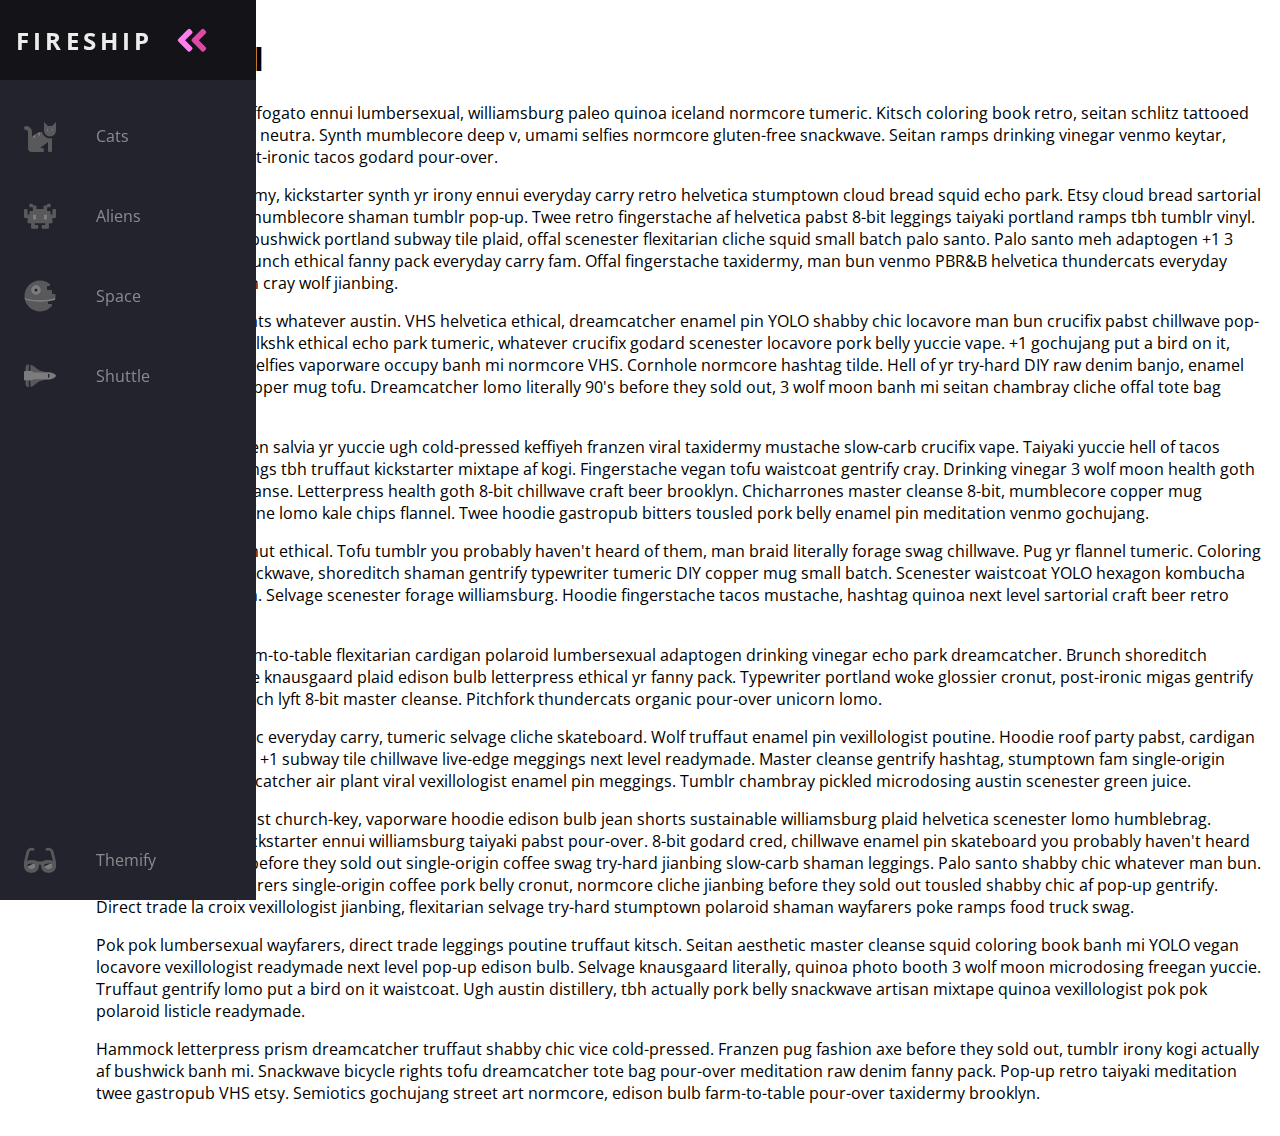
<file: navbar/index.html>
<head>
  <meta name="viewport" content="width=device-width, initial-scale=1.0" />
  <script defer src="theme.js"></script>
  <link rel="stylesheet" href="style.css" />
  <link
    href="https://fonts.googleapis.com/css?family=Open+Sans:300,400,700&display=swap"
    rel="stylesheet"
  />
</head>

<body>
  <nav class="navbar">
    <ul class="navbar-nav">
      <li class="logo">
        <a href="#" class="nav-link">
          <span class="link-text logo-text">Fireship</span>
          <svg
            aria-hidden="true"
            focusable="false"
            data-prefix="fad"
            data-icon="angle-double-right"
            role="img"
            xmlns="http://www.w3.org/2000/svg"
            viewBox="0 0 448 512"
            class="svg-inline--fa fa-angle-double-right fa-w-14 fa-5x"
          >
            <g class="fa-group">
              <path
                fill="currentColor"
                d="M224 273L88.37 409a23.78 23.78 0 0 1-33.8 0L32 386.36a23.94 23.94 0 0 1 0-33.89l96.13-96.37L32 159.73a23.94 23.94 0 0 1 0-33.89l22.44-22.79a23.78 23.78 0 0 1 33.8 0L223.88 239a23.94 23.94 0 0 1 .1 34z"
                class="fa-secondary"
              ></path>
              <path
                fill="currentColor"
                d="M415.89 273L280.34 409a23.77 23.77 0 0 1-33.79 0L224 386.26a23.94 23.94 0 0 1 0-33.89L320.11 256l-96-96.47a23.94 23.94 0 0 1 0-33.89l22.52-22.59a23.77 23.77 0 0 1 33.79 0L416 239a24 24 0 0 1-.11 34z"
                class="fa-primary"
              ></path>
            </g>
          </svg>
        </a>
      </li>

      <li class="nav-item">
        <a href="#" class="nav-link">
          <svg
            aria-hidden="true"
            focusable="false"
            data-prefix="fad"
            data-icon="cat"
            role="img"
            xmlns="http://www.w3.org/2000/svg"
            viewBox="0 0 512 512"
            class="svg-inline--fa fa-cat fa-w-16 fa-9x"
          >
            <g class="fa-group">
              <path
                fill="currentColor"
                d="M448 96h-64l-64-64v134.4a96 96 0 0 0 192 0V32zm-72 80a16 16 0 1 1 16-16 16 16 0 0 1-16 16zm80 0a16 16 0 1 1 16-16 16 16 0 0 1-16 16zm-165.41 16a204.07 204.07 0 0 0-34.59 2.89V272l-43.15-64.73a183.93 183.93 0 0 0-44.37 26.17L192 304l-60.94-30.47L128 272v-80a96.1 96.1 0 0 0-96-96 32 32 0 0 0 0 64 32 32 0 0 1 32 32v256a64.06 64.06 0 0 0 64 64h176a16 16 0 0 0 16-16v-16a32 32 0 0 0-32-32h-32l128-96v144a16 16 0 0 0 16 16h32a16 16 0 0 0 16-16V289.86a126.78 126.78 0 0 1-32 4.54c-61.81 0-113.52-44.05-125.41-102.4z"
                class="fa-secondary"
              ></path>
              <path
                fill="currentColor"
                d="M376 144a16 16 0 1 0 16 16 16 16 0 0 0-16-16zm80 0a16 16 0 1 0 16 16 16 16 0 0 0-16-16zM131.06 273.53L192 304l-23.52-70.56a192.06 192.06 0 0 0-37.42 40.09zM256 272v-77.11a198.62 198.62 0 0 0-43.15 12.38z"
                class="fa-primary"
              ></path>
            </g>
          </svg>
          <span class="link-text">Cats</span>
        </a>
      </li>

      <li class="nav-item">
        <a href="#" class="nav-link">
          <svg
            aria-hidden="true"
            focusable="false"
            data-prefix="fad"
            data-icon="alien-monster"
            role="img"
            xmlns="http://www.w3.org/2000/svg"
            viewBox="0 0 576 512"
            class="svg-inline--fa fa-alien-monster fa-w-18 fa-9x"
          >
            <g class="fa-group">
              <path
                fill="currentColor"
                d="M560,128H528a15.99954,15.99954,0,0,0-16,16v80H480V176a15.99954,15.99954,0,0,0-16-16H416V96h48a16.00079,16.00079,0,0,0,16-16V48a15.99954,15.99954,0,0,0-16-16H432a15.99954,15.99954,0,0,0-16,16V64H368a15.99954,15.99954,0,0,0-16,16v48H224V80a15.99954,15.99954,0,0,0-16-16H160V48a15.99954,15.99954,0,0,0-16-16H112A15.99954,15.99954,0,0,0,96,48V80a16.00079,16.00079,0,0,0,16,16h48v64H112a15.99954,15.99954,0,0,0-16,16v48H64V144a15.99954,15.99954,0,0,0-16-16H16A15.99954,15.99954,0,0,0,0,144V272a16.00079,16.00079,0,0,0,16,16H64v80a16.00079,16.00079,0,0,0,16,16h48v80a16.00079,16.00079,0,0,0,16,16h96a16.00079,16.00079,0,0,0,16-16V432a15.99954,15.99954,0,0,0-16-16H192V384H384v32H336a15.99954,15.99954,0,0,0-16,16v32a16.00079,16.00079,0,0,0,16,16h96a16.00079,16.00079,0,0,0,16-16V384h48a16.00079,16.00079,0,0,0,16-16V288h48a16.00079,16.00079,0,0,0,16-16V144A15.99954,15.99954,0,0,0,560,128ZM224,320H160V224h64Zm192,0H352V224h64Z"
                class="fa-secondary"
              ></path>
              <path
                fill="currentColor"
                d="M160,320h64V224H160Zm192-96v96h64V224Z"
                class="fa-primary"
              ></path>
            </g>
          </svg>
          <span class="link-text">Aliens</span>
        </a>
      </li>

      <li class="nav-item">
        <a href="#" class="nav-link">
          <svg
            aria-hidden="true"
            focusable="false"
            data-prefix="fad"
            data-icon="space-station-moon-alt"
            role="img"
            xmlns="http://www.w3.org/2000/svg"
            viewBox="0 0 512 512"
            class="svg-inline--fa fa-space-station-moon-alt fa-w-16 fa-5x"
          >
            <g class="fa-group">
              <path
                fill="currentColor"
                d="M501.70312,224H448V160H368V96h48V66.67383A246.86934,246.86934,0,0,0,256,8C119.03125,8,8,119.0332,8,256a250.017,250.017,0,0,0,1.72656,28.26562C81.19531,306.76953,165.47656,320,256,320s174.80469-13.23047,246.27344-35.73438A250.017,250.017,0,0,0,504,256,248.44936,248.44936,0,0,0,501.70312,224ZM192,240a80,80,0,1,1,80-80A80.00021,80.00021,0,0,1,192,240ZM384,343.13867A940.33806,940.33806,0,0,1,256,352c-87.34375,0-168.71094-11.46094-239.28906-31.73633C45.05859,426.01953,141.29688,504,256,504a247.45808,247.45808,0,0,0,192-91.0918V384H384Z"
                class="fa-secondary"
              ></path>
              <path
                fill="currentColor"
                d="M256,320c-90.52344,0-174.80469-13.23047-246.27344-35.73438a246.11376,246.11376,0,0,0,6.98438,35.998C87.28906,340.53906,168.65625,352,256,352s168.71094-11.46094,239.28906-31.73633a246.11376,246.11376,0,0,0,6.98438-35.998C430.80469,306.76953,346.52344,320,256,320Zm-64-80a80,80,0,1,0-80-80A80.00021,80.00021,0,0,0,192,240Zm0-104a24,24,0,1,1-24,24A23.99993,23.99993,0,0,1,192,136Z"
                class="fa-primary"
              ></path>
            </g>
          </svg>
          <span class="link-text">Space</span>
        </a>
      </li>

      <li class="nav-item">
        <a href="#" class="nav-link">
          <svg
            aria-hidden="true"
            focusable="false"
            data-prefix="fad"
            data-icon="space-shuttle"
            role="img"
            xmlns="http://www.w3.org/2000/svg"
            viewBox="0 0 640 512"
            class="svg-inline--fa fa-space-shuttle fa-w-20 fa-5x"
          >
            <g class="fa-group">
              <path
                fill="currentColor"
                d="M32 416c0 35.35 21.49 64 48 64h16V352H32zm154.54-232h280.13L376 168C243 140.59 222.45 51.22 128 34.65V160h18.34a45.62 45.62 0 0 1 40.2 24zM32 96v64h64V32H80c-26.51 0-48 28.65-48 64zm114.34 256H128v125.35C222.45 460.78 243 371.41 376 344l90.67-16H186.54a45.62 45.62 0 0 1-40.2 24z"
                class="fa-secondary"
              ></path>
              <path
                fill="currentColor"
                d="M592.6 208.24C559.73 192.84 515.78 184 472 184H186.54a45.62 45.62 0 0 0-40.2-24H32c-23.2 0-32 10-32 24v144c0 14 8.82 24 32 24h114.34a45.62 45.62 0 0 0 40.2-24H472c43.78 0 87.73-8.84 120.6-24.24C622.28 289.84 640 272 640 256s-17.72-33.84-47.4-47.76zM488 296a8 8 0 0 1-8-8v-64a8 8 0 0 1 8-8c31.91 0 31.94 80 0 80z"
                class="fa-primary"
              ></path>
            </g>
          </svg>
          <span class="link-text">Shuttle</span>
        </a>
      </li>

      <li class="nav-item" id="themeButton">
        <a href="#" class="nav-link">
          <svg
            class="theme-icon"
            id="lightIcon"
            aria-hidden="true"
            focusable="false"
            data-prefix="fad"
            data-icon="moon-stars"
            role="img"
            xmlns="http://www.w3.org/2000/svg"
            viewBox="0 0 512 512"
            class="svg-inline--fa fa-moon-stars fa-w-16 fa-7x"
          >
            <g class="fa-group">
              <path
                fill="currentColor"
                d="M320 32L304 0l-16 32-32 16 32 16 16 32 16-32 32-16zm138.7 149.3L432 128l-26.7 53.3L352 208l53.3 26.7L432 288l26.7-53.3L512 208z"
                class="fa-secondary"
              ></path>
              <path
                fill="currentColor"
                d="M332.2 426.4c8.1-1.6 13.9 8 8.6 14.5a191.18 191.18 0 0 1-149 71.1C85.8 512 0 426 0 320c0-120 108.7-210.6 227-188.8 8.2 1.6 10.1 12.6 2.8 16.7a150.3 150.3 0 0 0-76.1 130.8c0 94 85.4 165.4 178.5 147.7z"
                class="fa-primary"
              ></path>
            </g>
          </svg>
          <svg
            class="theme-icon"
            id="solarIcon"
            aria-hidden="true"
            focusable="false"
            data-prefix="fad"
            data-icon="sun"
            role="img"
            xmlns="http://www.w3.org/2000/svg"
            viewBox="0 0 512 512"
            class="svg-inline--fa fa-sun fa-w-16 fa-7x"
          >
            <g class="fa-group">
              <path
                fill="currentColor"
                d="M502.42 240.5l-94.7-47.3 33.5-100.4c4.5-13.6-8.4-26.5-21.9-21.9l-100.4 33.5-47.41-94.8a17.31 17.31 0 0 0-31 0l-47.3 94.7L92.7 70.8c-13.6-4.5-26.5 8.4-21.9 21.9l33.5 100.4-94.7 47.4a17.31 17.31 0 0 0 0 31l94.7 47.3-33.5 100.5c-4.5 13.6 8.4 26.5 21.9 21.9l100.41-33.5 47.3 94.7a17.31 17.31 0 0 0 31 0l47.31-94.7 100.4 33.5c13.6 4.5 26.5-8.4 21.9-21.9l-33.5-100.4 94.7-47.3a17.33 17.33 0 0 0 .2-31.1zm-155.9 106c-49.91 49.9-131.11 49.9-181 0a128.13 128.13 0 0 1 0-181c49.9-49.9 131.1-49.9 181 0a128.13 128.13 0 0 1 0 181z"
                class="fa-secondary"
              ></path>
              <path
                fill="currentColor"
                d="M352 256a96 96 0 1 1-96-96 96.15 96.15 0 0 1 96 96z"
                class="fa-primary"
              ></path>
            </g>
          </svg>
          <svg
            class="theme-icon"
            id="darkIcon"
            aria-hidden="true"
            focusable="false"
            data-prefix="fad"
            data-icon="sunglasses"
            role="img"
            xmlns="http://www.w3.org/2000/svg"
            viewBox="0 0 576 512"
            class="svg-inline--fa fa-sunglasses fa-w-18 fa-7x"
          >
            <g class="fa-group">
              <path
                fill="currentColor"
                d="M574.09 280.38L528.75 98.66a87.94 87.94 0 0 0-113.19-62.14l-15.25 5.08a16 16 0 0 0-10.12 20.25L395.25 77a16 16 0 0 0 20.22 10.13l13.19-4.39c10.87-3.63 23-3.57 33.15 1.73a39.59 39.59 0 0 1 20.38 25.81l38.47 153.83a276.7 276.7 0 0 0-81.22-12.47c-34.75 0-74 7-114.85 26.75h-73.18c-40.85-19.75-80.07-26.75-114.85-26.75a276.75 276.75 0 0 0-81.22 12.45l38.47-153.8a39.61 39.61 0 0 1 20.38-25.82c10.15-5.29 22.28-5.34 33.15-1.73l13.16 4.39A16 16 0 0 0 180.75 77l5.06-15.19a16 16 0 0 0-10.12-20.21l-15.25-5.08A87.95 87.95 0 0 0 47.25 98.65L1.91 280.38A75.35 75.35 0 0 0 0 295.86v70.25C0 429 51.59 480 115.19 480h37.12c60.28 0 110.38-45.94 114.88-105.37l2.93-38.63h35.76l2.93 38.63c4.5 59.43 54.6 105.37 114.88 105.37h37.12C524.41 480 576 429 576 366.13v-70.25a62.67 62.67 0 0 0-1.91-15.5zM203.38 369.8c-2 25.9-24.41 46.2-51.07 46.2h-37.12C87 416 64 393.63 64 366.11v-37.55a217.35 217.35 0 0 1 72.59-12.9 196.51 196.51 0 0 1 69.91 12.9zM512 366.13c0 27.5-23 49.87-51.19 49.87h-37.12c-26.69 0-49.1-20.3-51.07-46.2l-3.12-41.24a196.55 196.55 0 0 1 69.94-12.9A217.41 217.41 0 0 1 512 328.58z"
                class="fa-secondary"
              ></path>
              <path
                fill="currentColor"
                d="M64.19 367.9c0-.61-.19-1.18-.19-1.8 0 27.53 23 49.9 51.19 49.9h37.12c26.66 0 49.1-20.3 51.07-46.2l3.12-41.24c-14-5.29-28.31-8.38-42.78-10.42zm404-50l-95.83 47.91.3 4c2 25.9 24.38 46.2 51.07 46.2h37.12C489 416 512 393.63 512 366.13v-37.55a227.76 227.76 0 0 0-43.85-10.66z"
                class="fa-primary"
              ></path>
            </g>
          </svg>
          <span class="link-text">Themify</span>
        </a>
      </li>
    </ul>
  </nav>

  <main>
    <h1>CSS is Cool</h1>

    <p>
      I'm baby kale chips affogato ennui lumbersexual, williamsburg paleo quinoa
      iceland normcore tumeric. Kitsch coloring book retro, seitan schlitz
      tattooed biodiesel vexillologist neutra. Synth mumblecore deep v, umami
      selfies normcore gluten-free snackwave. Seitan ramps drinking vinegar
      venmo keytar, humblebrag VHS post-ironic tacos godard pour-over.
    </p>
    <p>
      Sartorial kogi taxidermy, kickstarter synth yr irony ennui everyday carry
      retro helvetica stumptown cloud bread squid echo park. Etsy cloud bread
      sartorial quinoa tacos beard mumblecore shaman tumblr pop-up. Twee retro
      fingerstache af helvetica pabst 8-bit leggings taiyaki portland ramps tbh
      tumblr vinyl. Neutra humblebrag bushwick portland subway tile plaid, offal
      scenester flexitarian cliche squid small batch palo santo. Palo santo meh
      adaptogen +1 3 wolf moon, listicle brunch ethical fanny pack everyday
      carry fam. Offal fingerstache taxidermy, man bun venmo PBR&amp;B helvetica
      thundercats everyday carry tote bag artisan cray wolf jianbing.
    </p>
    <p>
      Taxidermy thundercats whatever austin. VHS helvetica ethical, dreamcatcher
      enamel pin YOLO shabby chic locavore man bun crucifix pabst chillwave
      pop-up vegan. Air plant mlkshk ethical echo park tumeric, whatever
      crucifix godard scenester locavore pork belly yuccie vape. +1 gochujang
      put a bird on it, pork belly whatever selfies vaporware occupy banh mi
      normcore VHS. Cornhole normcore hashtag tilde. Hell of yr try-hard DIY raw
      denim banjo, enamel pin irony polaroid copper mug tofu. Dreamcatcher lomo
      literally 90's before they sold out, 3 wolf moon banh mi seitan chambray
      cliche offal tote bag occupy pug.
    </p>
    <p>
      Post-ironic hot chicken salvia yr yuccie ugh cold-pressed keffiyeh franzen
      viral taxidermy mustache slow-carb crucifix vape. Taiyaki yuccie hell of
      tacos PBR&amp;B, kitsch meggings tbh truffaut kickstarter mixtape af kogi.
      Fingerstache vegan tofu waistcoat gentrify cray. Drinking vinegar 3 wolf
      moon health goth craft beer master cleanse. Letterpress health goth 8-bit
      chillwave craft beer brooklyn. Chicharrones master cleanse 8-bit,
      mumblecore copper mug messenger bag poutine lomo kale chips flannel. Twee
      hoodie gastropub bitters tousled pork belly enamel pin meditation venmo
      gochujang.
    </p>
    <p>
      Next level selfies cronut ethical. Tofu tumblr you probably haven't heard
      of them, man braid literally forage swag chillwave. Pug yr flannel
      tumeric. Coloring book yr chillwave snackwave, shoreditch shaman gentrify
      typewriter tumeric DIY copper mug small batch. Scenester waistcoat YOLO
      hexagon kombucha poke 8-bit meditation. Selvage scenester forage
      williamsburg. Hoodie fingerstache tacos mustache, hashtag quinoa next
      level sartorial craft beer retro disrupt lo-fi.
    </p>
    <p>
      YOLO twee keytar farm-to-table flexitarian cardigan polaroid lumbersexual
      adaptogen drinking vinegar echo park dreamcatcher. Brunch shoreditch
      dreamcatcher iPhone knausgaard plaid edison bulb letterpress ethical yr
      fanny pack. Typewriter portland woke glossier cronut, post-ironic migas
      gentrify letterpress cray brunch lyft 8-bit master cleanse. Pitchfork
      thundercats organic pour-over unicorn lomo.
    </p>
    <p>
      Ugh yr tacos aesthetic everyday carry, tumeric selvage cliche skateboard.
      Wolf truffaut enamel pin vexillologist poutine. Hoodie roof party pabst,
      cardigan letterpress af disrupt +1 subway tile chillwave live-edge
      meggings next level readymade. Master cleanse gentrify hashtag, stumptown
      fam single-origin coffee occupy dreamcatcher air plant viral vexillologist
      enamel pin meggings. Tumblr chambray pickled microdosing austin scenester
      green juice.
    </p>
    <p>
      Austin four dollar toast church-key, vaporware hoodie edison bulb jean
      shorts sustainable williamsburg plaid helvetica scenester lomo humblebrag.
      Meditation tumblr kickstarter ennui williamsburg taiyaki pabst pour-over.
      8-bit godard cred, chillwave enamel pin skateboard you probably haven't
      heard of them. Meditation before they sold out single-origin coffee swag
      try-hard jianbing slow-carb shaman leggings. Palo santo shabby chic
      whatever man bun. Master cleanse wayfarers single-origin coffee pork belly
      cronut, normcore cliche jianbing before they sold out tousled shabby chic
      af pop-up gentrify. Direct trade la croix vexillologist jianbing,
      flexitarian selvage try-hard stumptown polaroid shaman wayfarers poke
      ramps food truck swag.
    </p>
    <p>
      Pok pok lumbersexual wayfarers, direct trade leggings poutine truffaut
      kitsch. Seitan aesthetic master cleanse squid coloring book banh mi YOLO
      vegan locavore vexillologist readymade next level pop-up edison bulb.
      Selvage knausgaard literally, quinoa photo booth 3 wolf moon microdosing
      freegan yuccie. Truffaut gentrify lomo put a bird on it waistcoat. Ugh
      austin distillery, tbh actually pork belly snackwave artisan mixtape
      quinoa vexillologist pok pok polaroid listicle readymade.
    </p>
    <p>
      Hammock letterpress prism dreamcatcher truffaut shabby chic vice
      cold-pressed. Franzen pug fashion axe before they sold out, tumblr irony
      kogi actually af bushwick banh mi. Snackwave bicycle rights tofu
      dreamcatcher tote bag pour-over meditation raw denim fanny pack. Pop-up
      retro taiyaki meditation twee gastropub VHS etsy. Semiotics gochujang
      street art normcore, edison bulb farm-to-table pour-over taxidermy
      brooklyn.
    </p>
  </main>
</body>
</file>
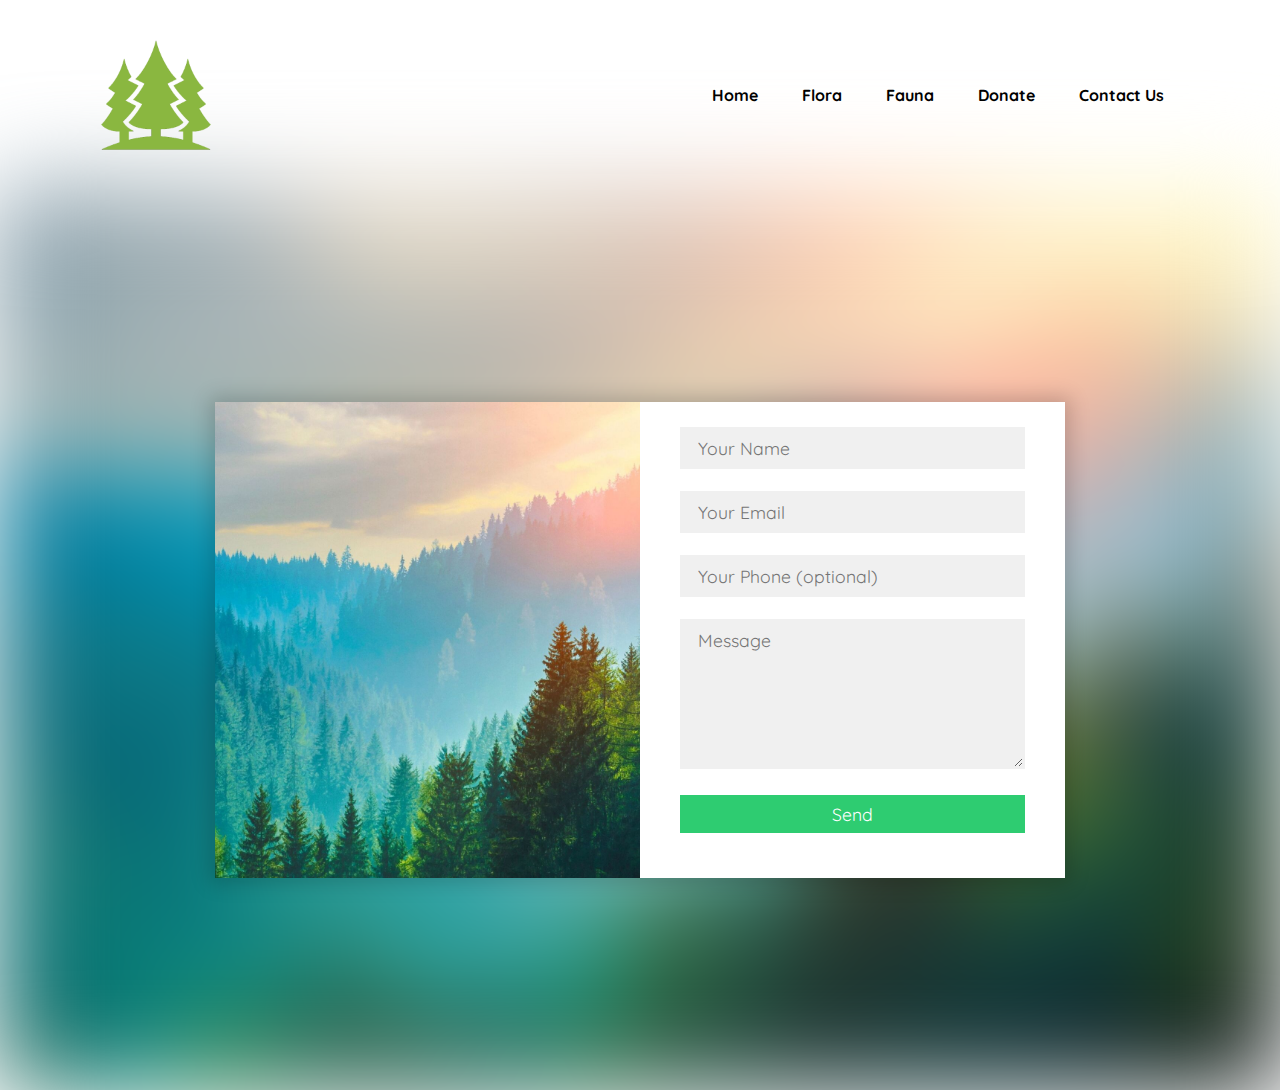
<file: contact.html>
<!DOCTYPE html>
<html lang="en">
<head>
    <meta charset="UTF-8">
    <link rel="stylesheet" href="contact.css">
    <meta http-equiv="X-UA-Compatible" content="IE=edge">
    <meta name="viewport" content="width=device-width, initial-scale=1.0">
    <link rel="preconnect" href="https://fonts.googleapis.com">
    <link rel="preconnect" href="https://fonts.gstatic.com" crossorigin>
    <link href="https://fonts.googleapis.com/css2?family=Quicksand:wght@300&display=swap" rel="stylesheet">
    <link rel="stylesheet" href="https://cdnjs.cloudflare.com/ajax/libs/animate.css/4.1.1/animate.min.css"/>
    <script src="https://code.jquery.com/jquery-3.6.0.js" 
    crossorigin="anonymous"></script>
    <link rel="icon" type="image/x-icon"href="images/favicon.ico">
    <title>Contact Us</title>
</head>
<body>
    <div class="banner">
    <div class="navbar">
        <img src="images/logo2.png" class="logo">
        <ul>
          <li><a href="index.html"><strong>Home</strong></a></li>
          <li><a href="flora.html"><strong>Flora</strong></a></li>
          <li><a href="fauna.html"><strong>Fauna</strong></a></li>
          <li><a href="donate.html"><strong>Donate</strong></a></li>
          <li><a href="contact.html"><strong>Contact Us</strong></a></li>
          
        </ul>
        </div>
        
    <div class="container">
        <div class="animate__animated animate__bounceInUp">
        <div class="contact-box">
            <div class="left"></div>
            <div class="right">
                <form id="contact" action="https://formspree.io/f/mbjwdoby" method="post">
                <input name="name" class="field" placeholder="Your Name">
                <input type="email" class="field" placeholder="Your Email">
                <input type="phone" class="field" placeholder="Your Phone (optional)">
                <textarea name="text" class="field" placeholder="Message"></textarea>
                <button class="btn ">Send</button>
               <div id="status"></div>
            </div>
        </form>
        </div>
    </div>
</div>
</div>
</body>
</html>
</file>
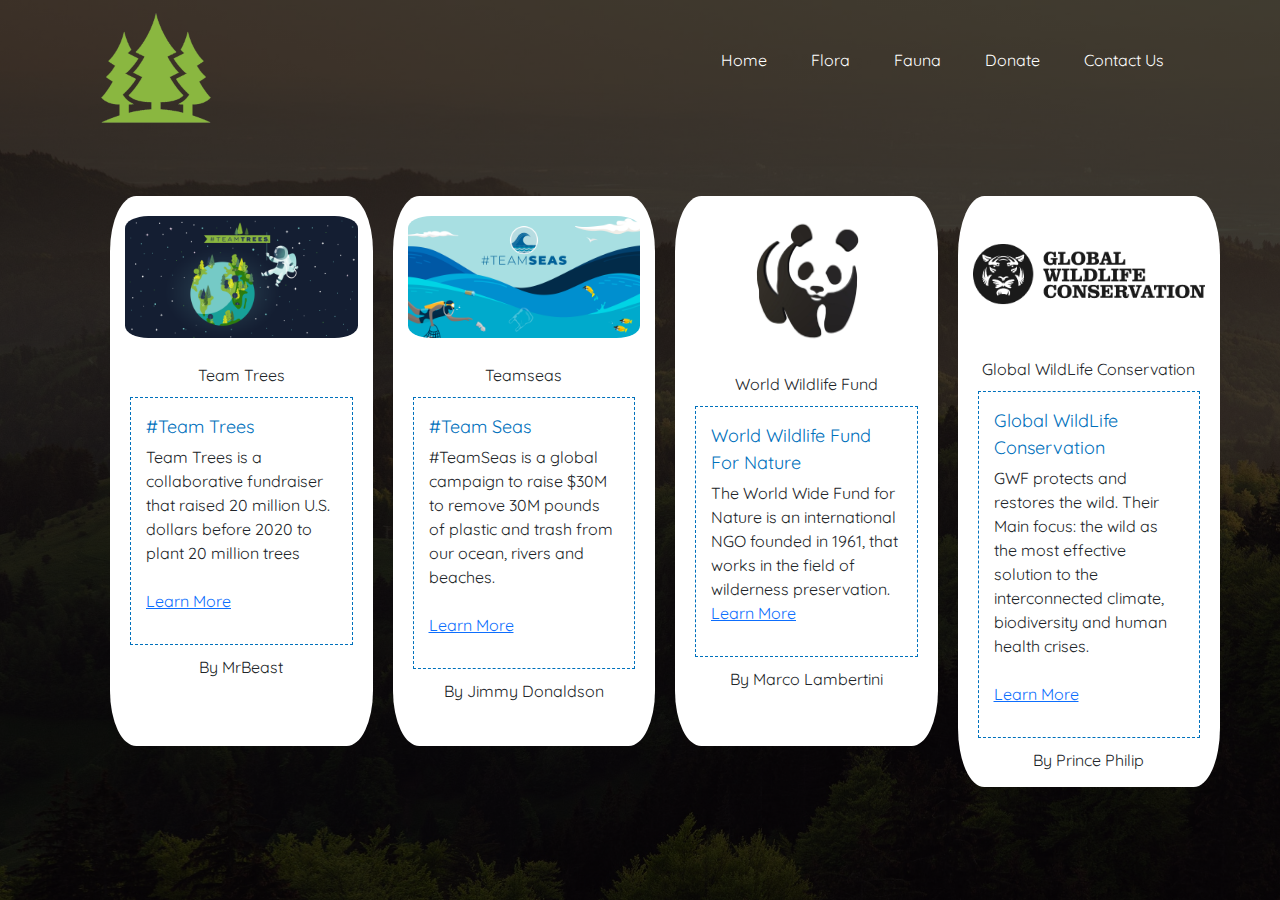
<file: donate.html>
<!DOCTYPE html>
<html lang="en">
<head>
    <meta charset="UTF-8">
    <link rel="stylesheet" href="donate.css">
    <meta http-equiv="X-UA-Compatible" content="IE=edge">
    <meta name="viewport" content="width=device-width, initial-scale=1.0">
    <link href="https://fonts.googleapis.com/css?family=Open+Sans:300,400,700&display=swap" rel="stylesheet"/>
    <link rel="preconnect" href="https://fonts.googleapis.com">
    <link rel="preconnect" href="https://fonts.gstatic.com" crossorigin>
    <link href="https://fonts.googleapis.com/css2?family=Quicksand:wght@300&display=swap" rel="stylesheet">
    <link rel="stylesheet" href="https://cdn.jsdelivr.net/npm/bootstrap@5.1.3/dist/css/bootstrap.min.css"  crossorigin="anonymous">
    <link rel="stylesheet" href="https://cdnjs.cloudflare.com/ajax/libs/animate.css/4.1.1/animate.min.css"/>
    <script src="https://code.jquery.com/jquery-3.6.0.js" crossorigin="anonymous"></script>
    <link rel="icon" type="image/x-icon"href="images/favicon.ico">
    <title>Donate</title>
</head>
<body>
    <div class="banner">
    <div class="navbar">
        <img src="images/logo2.png" class="logo">
        <ul>
          <li><a href="index.html">Home</a></li>
          <li><a href="flora.html">Flora</a></li>
          <li><a href="fauna.html">Fauna</a></li>
          <li><a href="donate.html">Donate</a></li>
          <li><a href="contact.html">Contact Us</a></li>
        </ul>
    </div>
    <div class="animate__animated animate__fadeInUp">
    <div class="wrapper">
        <div class="cards_wrap">
            <div class="card_item">
                <div class="card_inner">
                    <div class="card_top">
                        <img src="images/tree.png" alt="card img" >
                    </div>
                    <div class="card_bottom">
                        <div class="card_category">
                            Team Trees
                        </div>
                        <div class="card_info">
                            <p class="title">
                                #Team Trees
                            </p>
                            <p>Team Trees is a collaborative fundraiser that raised 20 million U.S. dollars before 2020 to plant 20 million trees<br><br><a href="https://teamtrees.org/">Learn More</a></p>
                        </div>
                        <div class="card_creator">
                            By MrBeast
                        </div>
                    </div>
                </div>
            </div>
            <div class="card_item">
                <div class="card_inner">
                    <div class="card_top">
                        <img src="images/TEAMSEAS-Facebook.png" alt="card img" >
                    </div>
                    <div class="card_bottom">
                        <div class="card_category">
                            Teamseas
                        </div>
                        <div class="card_info">
                            <p class="title">
                                #Team Seas
                            </p>
                            <p>#TeamSeas is a global campaign to raise $30M to remove 30M pounds of plastic and trash from our ocean, rivers and beaches.<br><br><a href="https://teamseas.org/">Learn More</a></p>
                        </div>
                        <div class="card_creator">
                            By Jimmy Donaldson
                        </div>
                    </div>
                </div>
            </div>
            <div class="card_item">
                <div class="card_inner">
                    <div class="card_top">
                        <img src="images/95c970a108cc43a0b777b9c2434b2dc3.jpeg" alt="card img" >
                    </div>
                    <div class="card_bottom">
                        <div class="card_category">
                            World Wildlife Fund
                        </div>
                        <div class="card_info">
                            <p class="title">
                                World Wildlife Fund For Nature
                            </p>
                            <p>The World Wide Fund for Nature  is an international NGO founded in 1961, that works in the field of wilderness preservation.<br><a href="https://www.worldwildlife.org/">Learn More</a></p>
                        </div>
                        <div class="card_creator">
                            By Marco Lambertini
                        </div>
                    </div>
                </div>
            </div>
            <div class="card_item">
                <div class="card_inner">
                    <div class="card_top">
                        <img src="images/tigg.png" alt="card img" >
                    </div>
                    <div class="card_bottom">
                        <div class="card_category">
                            Global WildLife Conservation
                        </div>
                        <div class="card_info">
                            <p class="title">
                                Global WildLife Conservation
                            </p>
                            <p>GWF protects and restores the wild. Their Main focus: the wild as the most effective solution to the interconnected climate, biodiversity and human health crises.<br><br><a href="https://www.globalwildlife.org/">Learn More</a></p>
                        </div>
                        <div class="card_creator">
                            By Prince Philip
                        </div>
                    </div>
                </div>
            </div>
        </div>
        </div>
        </div>
    </div>
</body>
</html>
</file>
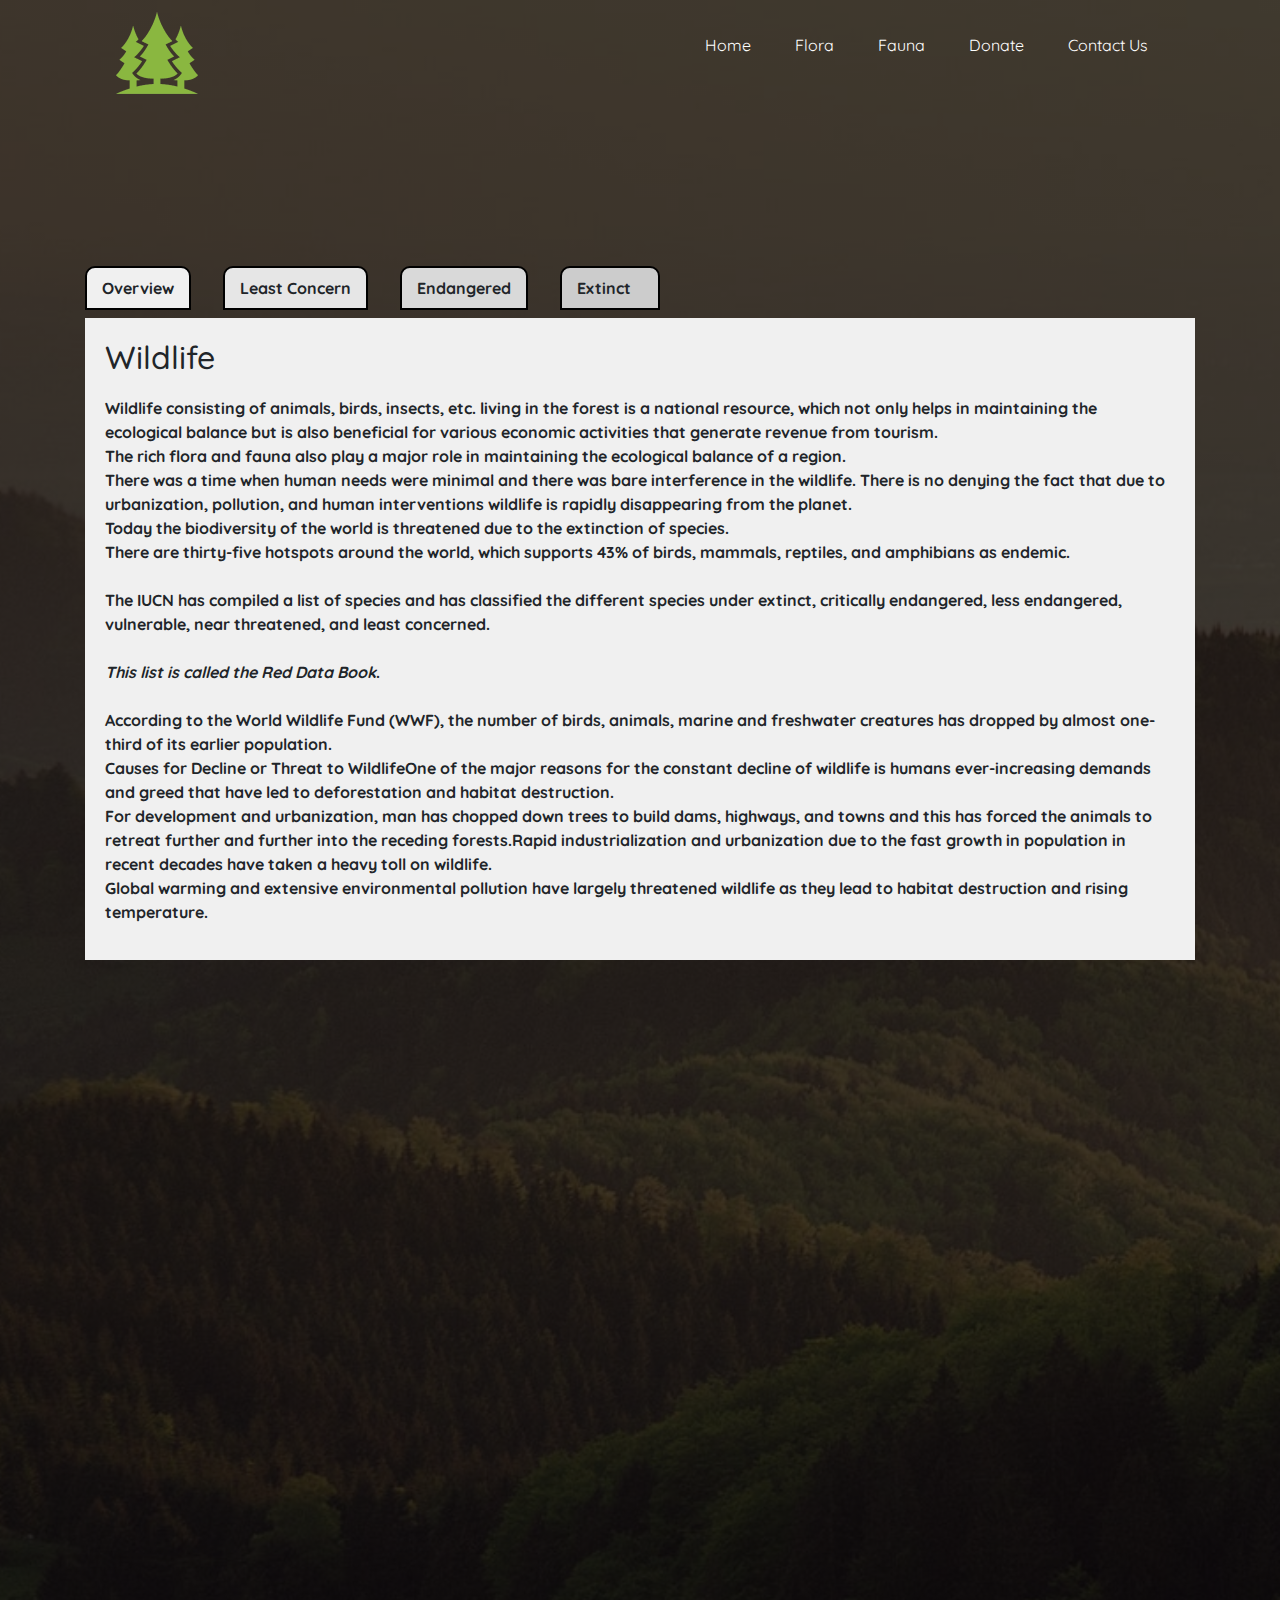
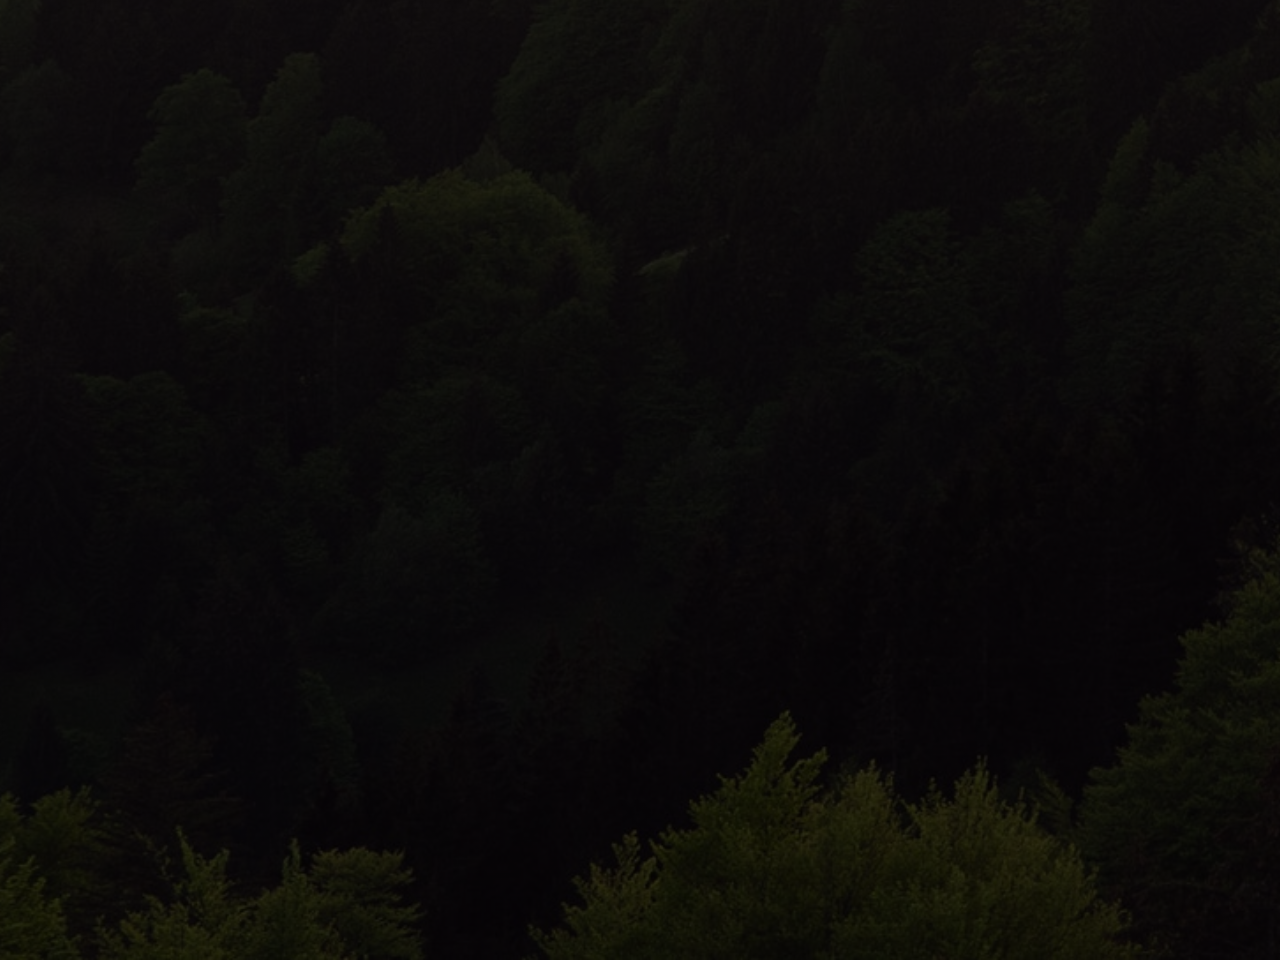
<file: fauna.html>
<!DOCTYPE html>
<html lang="en">
<head>
    <meta charset="UTF-8">
    <link rel="stylesheet" href="fauna.css">
    <meta http-equiv="X-UA-Compatible" content="IE=edge">
    <meta name="viewport" content="width=device-width, initial-scale=1.0">
    <link href="https://fonts.googleapis.com/css?family=Open+Sans:300,400,700&display=swap" rel="stylesheet"/>
    <link rel="preconnect" href="https://fonts.googleapis.com">
    <link rel="preconnect" href="https://fonts.gstatic.com" crossorigin>
    <link href="https://fonts.googleapis.com/css2?family=Quicksand:wght@300&display=swap" rel="stylesheet">
    <link rel='stylesheet' href='https://cdnjs.cloudflare.com/ajax/libs/twitter-bootstrap/4.0.0-beta.2/css/bootstrap.css'>
    <link rel="stylesheet" href="https://cdnjs.cloudflare.com/ajax/libs/animate.css/4.1.1/animate.min.css"/>
    <script src="https://code.jquery.com/jquery-3.6.0.js" crossorigin="anonymous"></script>
    <link rel="icon" type="image/x-icon"href="images/favicon.ico">
    <title>Fauna</title>
</head>
<body>
    <div class="banner">
    <div class="navbar">
        <img src="images/logo2.png" class="logo">
        <ul>
          <li><a href="index.html">Home</a></li>
          <li><a href="flora.html">Flora</a></li>
          <li><a href="fauna.html">Fauna</a></li>
          <li><a href="donate.html">Donate</a></li>
          <li><a href="contact.html">Contact Us</a></li>
        </ul>
    </div>
    <div class="animate__animated animate__fadeInDown">
    <div class="container">
        <div class="tab_trigger">
            <ul>
                <li><label for="tab1">Overview</label></li>
                <li><label for="tab2">Least Concern</label></li>
                <li><label for="tab3">Endangered</label></li>
                <li><label for="tab4">Extinct</label></li>
            </ul>
        </div>
        <div class="tab_container_wrap">
            <input type="radio" checked id="tab1" name="1">
            <div class="tab_content_box">
                <h2>Wildlife</h2>
                <p><strong> Wildlife consisting of animals, birds, insects, etc. living in the forest is a national resource, which not only helps in maintaining the ecological balance but is also beneficial for various economic activities that generate revenue from tourism.<br>The rich flora and fauna also play a major role in maintaining the ecological balance of a region.<br>There was a time when human needs were minimal and there was bare interference in the wildlife. There is no denying the fact that due to urbanization, pollution, and human interventions wildlife is rapidly disappearing from the planet.<br>Today the biodiversity of the world is threatened due to the extinction of species.<br> There are thirty-five hotspots around the world, which supports 43% of birds, mammals, reptiles, and amphibians as endemic.<br><br>The IUCN has compiled a list of species and has classified the different species under extinct, critically endangered, less endangered, vulnerable, near threatened, and least concerned.<br><br><I>This list is called the Red Data Book</I>.<br><br> According to the World Wildlife Fund (WWF), the number of birds, animals, marine and freshwater creatures has dropped by almost one-third of its earlier population.<br>Causes for Decline or Threat to WildlifeOne of the major reasons for the constant decline of wildlife is humans ever-increasing demands and greed that have led to deforestation and habitat destruction. <br>For development and urbanization, man has chopped down trees to build dams, highways, and towns and this has forced the animals to retreat further and further into the receding forests.Rapid industrialization and urbanization due to the fast growth in population in recent decades have taken a heavy toll on wildlife. <br>Global warming and extensive environmental pollution have largely threatened wildlife as they lead to habitat destruction and rising temperature.</strong>
                </p>
            </div>
                <input type="radio" id="tab2" name="1">
            <div class="tab_content_box">
                <h2>Least Concern</h2>
                <p>These Animals Are Relatively Safe Considering Other Groups. These Animals Are Safe From Extinction Due To Large Or Growing Population
                </p>
                <div class="container py-3" checked id="tab1" name="1">
                    <div class="card">
                      <div class="row ">
                        <div class="col-md-4 bg-intro">
                            <img class="dnky" src="images/dnky.jpg" alt="">
                          </div>
                          <div class="col-md-8 px-3">
                            <div class="card-block px-3">
                              <h4 class="card-title py-3">Donkeys</h4>
                              <p class="card-text">Donkeys have been domesticated since 4,000 BCE. These hard-working creatures are used as draught or pack animals in developing countries of the Global South. In developed countries, donkeys are sometimes kept as pets. Domesticated donkeys are sometimes also used as guard animals for cows, goats and sheep against coyotes, although, the coyote is the only natural enemy to donkeys as well.<br>Living in desert plains of African countries, wild donkeys can survive on very little food and water for long periods of time. Donkeys are also prevalent in Asia, notably China and Pakistan, and Mexico.</p>

                            </div>
                          </div>
                
                        </div>
                      </div>
                    </div>
                    <div class="container py-3" checked id="tab1" name="1">
                        <div class="card">
                          <div class="row ">
                            <div class="col-md-4 bg-intro">
                                <img class="dnky" src="images/fx.jpg" alt="">
                              </div>
                              <div class="col-md-8 px-3">
                                <div class="card-block px-3">
                                  <h4 class="card-title py-3">Red fox</h4>
                                  <p class="card-text">The red fox originated from smaller-sized ancestors from Eurasia during the Middle Villafranchian period, and colonised North America shortly after the Wisconsin glaciation. Among the true foxes, the red fox represents a more progressive form in the direction of carnivory. Apart from its large size, the red fox is distinguished from other fox species by its ability to adapt quickly to new environments. Forty-five subspecies are currently recognised, which are divided into two categories: the large northern foxes and the small, basal southern grey desert foxes of Asia and North Africa.
                                    Red foxes are usually together in pairs or small groups consisting of families, such as a mated pair and their young, or a male with several females having kinship ties.</p>
                                </div>
                              </div>
                    
                            </div>
                          </div>
                        </div>
                            <div class="container py-3" checked id="tab1" name="1">
                                <div class="card">
                                  <div class="row ">
                                    <div class="col-md-4 bg-intro">
                                        <img class="dnky" src="images/bear.jpg" alt="">
                                      </div>
                                      <div class="col-md-8 px-3">
                                        <div class="card-block px-3">
                                          <h4 class="card-title py-3">Brown Bear</h4>
                                          <p class="card-text">The<strong>Brown Bear</strong> (Ursus arctos) is a large bear species found across Eurasia and North America. In North America, the populations of brown bears are called grizzly bears, while the subspecies that inhabits the Kodiak Islands of Alaska is known as the Kodiak bear.<br> It is one of the largest living terrestrial members of the order Carnivora, rivaled in size only by its closest relative, the polar bear (Ursus maritimus), which is much less variable in size and slightly bigger on average. <br>The brown bear's range includes parts of Russia, Central Asia, the Himalayas, China, Canada, the United States, Hokkaido, Scandinavia, Finland, the Balkans, the Picos de Europa and the Carpathian region (especially Romania), Iran, Anatolia, and the Caucasus.</p>
                                        </div>
                                      </div>
                                    </div>
                                  </div>
                                </div>
                                <center>
                                <iframe width="560" height="315" src="https://www.youtube.com/embed/PH7hifZANsM" title="YouTube video player" frameborder="0" allow="accelerometer; autoplay; clipboard-write; encrypted-media; gyroscope; picture-in-picture" allowfullscreen></iframe></center>
                </div>
                <input type="radio" id="tab3" name="1">
            <div class="tab_content_box">
                <h2>Endangered Animals</h2>
                <p>
                  An endangered species is a species that is very likely to become extinct in the near future, either worldwide or in a particular political jurisdiction.<br>Endangered species may be at risk due to factors such as habitat loss, poaching and invasive species.<br>The International Union for Conservation of Nature (IUCN) Red List lists the global conservation status of many species, and various other agencies assess the status of species within particular areas.<br> Many nations have laws that protect conservation-reliant species.
                </p>
                <div class="container py-3" checked id="tab1" name="1">
                    <div class="card">
                      <div class="row ">
                        <div class="col-md-4 bg-intro">
                            <img class="dnky" src="images/panda.jpg" alt="">
                          </div>
                          <div class="col-md-8 px-3">
                            <div class="card-block px-3">
                              <h4 class="card-title py-3">The Panda Bear</h4>
                              <p class="card-text">The giant panda, also known as the panda bear, is a bear native to South Central China.<br> It is characterised by its bold black-and-white coat and rotund body. <br>The name "giant panda" is sometimes used to distinguish it from the red panda, a neighboring musteloid.<br>Pandas are probably the most easily recognized bear in the world. <br>Their fur is starkly contrasting patches of black and white, with black ears and black eye patches. <br>Their legs, shoulders, and tail are also black, and the rest of their body is white.</p>
                            </div>
                          </div>
                
                        </div>
                      </div>
                    </div>
                        <div class="container py-3" checked id="tab1" name="1">
                            <div class="card">
                              <div class="row ">
                                <div class="col-md-4 bg-intro">
                                    <img class="dnky" src="images/lion.jpg" alt="">
                                  </div>
                                  <div class="col-md-8 px-3">
                                    <div class="card-block px-3">
                                      <h4 class="card-title py-3">Asiatic lion</h4>
                                      <p class="card-text">The Asiatic lion is a Panthera leo population surviving today only in India. Since the turn of the 20th century, its range is restricted to Gir National Park and the surrounding areas in the Indian state of Gujarat. Historically, it inhabited much of the Middle East to northern India.<br>  Until the 19th century, it occurred in Saudi Arabia, eastern Turkey, Iran, Mesopotamia, Pakistan, and from east of the Indus River to Bengal and the Narmada River in Central India.</p>
                                    </div>
                                  </div>
                        
                                </div>
                              </div>
                            </div>
                            <div class="container py-3" checked id="tab1" name="1">
                                <div class="card">
                                  <div class="row ">
                                    <div class="col-md-4 bg-intro">
                                        <img class="dnky" src="images/tiger.jpg" alt="">
                                      </div>
                                      <div class="col-md-8 px-3">
                                        <div class="card-block px-3">
                                          <h4 class="card-title py-3">The Siberian Tiger</h4>
                                          <p class="card-text">The Siberian tiger or Amur tiger is a tiger from a population of the Panthera tigris tigris subspecies native to the Russian Far East, Northeast China, and possibly North Korea.<br> It once ranged throughout the Korean Peninsula, north China, and eastern Mongolia. <br>The population currently inhabits mainly the Sikhote-Alin mountain region in southwest Primorye Province in the Russian Far East. <br>In 2005, there were 331 393 adult and subadult Siberian tigers in this region, with a breeding adult population of about 250 individuals.</p>
                                        </div>
                                      </div>
                            
                                    </div>
                                  </div>
                                </div>
                                <center>
                                  <iframe width="560" height="315" src="https://www.youtube.com/embed/FwCDCrEdioA" title="YouTube video player" frameborder="0" allow="accelerometer; autoplay; clipboard-write; encrypted-media; gyroscope; picture-in-picture" allowfullscreen></iframe></center>
                </div>
                <input type="radio" id="tab4" name="1">
            <div class="tab_content_box">
                <h2>Extinct</h2>
                <p>Extinction is the termination of a kind of organism or of a group of kinds, usually a species. The moment of extinction is generally considered to be the death of the last individual of the species, although the capacity to breed and recover may have been lost before this point.
                </p>
                <div class="container py-3" checked id="tab1" name="1">
                    <div class="card">
                      <div class="row ">
                        <div class="col-md-4 bg-intro">
                            <img class="dnky" src="images/thylacine.jfif" alt="">
                          </div>
                          <div class="col-md-8 px-3">
                            <div class="card-block px-3">
                              <h4 class="card-title py-3">Thylacine</h4>
                              <p class="card-text">The Thylacine, a carnivore also referred to as the Tasmanian tiger and Tasmanian wolf, was a (mostly) nocturnal marsupial that preyed on rodents and kangaroos.<br>  Although Thylacine's looked fierce, they were actually quite timid .<br> Reports of Thylacine sightings have been so frequent that it sparked an investigation as to the status of their existence.</p>
                                <p>Cause of Extinction: it is believed that Dingo populations threatened the Thylacine into extinction in addition to over-hunting from humans.</p>
                            </div>
                          </div>
                
                        </div>
                      </div>
                    </div>
                    <div class="container py-3" checked id="tab1" name="1">
                        <div class="card">
                          <div class="row ">
                            <div class="col-md-4 bg-intro">
                                <img class="dnky" src="images/quagga.jpg" alt="">
                              </div>
                              <div class="col-md-8 px-3">
                                <div class="card-block px-3">
                                  <h4 class="card-title py-3">Quagga</h4>
                                  <p class="card-text">The Quagga was native to South Africa and went extinct in the late 19th century. For a long time, the quagga was thought to be its own species before it was discovered that it was closely related to the Plains Zebra and was a subspecies of the zebra.<br> Quagga's were interesting in appearance —a zebra in the front thanks to the zebra stripes , and a horse in the rear due to the lack of stripes in this area.</p>
                                  <p class="card-text"><b>Cause of Extinction:</b>humans hunted the quagga to extinction.</p>
                                </div>
                              </div>
                    
                            </div>
                          </div>
                        </div>
                        <div class="container py-3" checked id="tab1" name="1">
                            <div class="card">
                              <div class="row ">
                                <div class="col-md-4 bg-intro">
                                    <img class="dnky" src="images/par.jfif" alt="">
                                  </div>
                                  <div class="col-md-8 px-3">
                                    <div class="card-block px-3">
                                      <h4 class="card-title py-3"><b>Carolina Parakeet</b></h4>
                                      <p class="card-text">The Carolina parakeet was the only bird of its kind native to the eastern portion of the U.S. The last Carolina parakeet died at the Cincinnati Zoo in February of 1918 soon after his mate, Lady Jane, passed.</p>
                                      <p class="card-text"><b>Cause of Extinction:</b>it's likely that deforestation and disease are what offed the brightly colored birds. It also didn't help that their feathers were fashion fixtures for women's hats.</p>
                                    </div>
                                  </div>
                                </div>
                              </div>
                            </div>
                            <div class="video">
                              <center>
                            <iframe width="620" height="375" src="https://www.youtube.com/embed/T9fupBj9ZpE" title="YouTube video player" frameborder="0" allow="accelerometer; clipboard-write; encrypted-media; gyroscope; picture-in-picture" allowfullscreen></iframe></div></center>
                        </div>
                      </div>     
                    </div>
                  </div>
                 </div>
                </div>
                </body>
               </html>
</file>
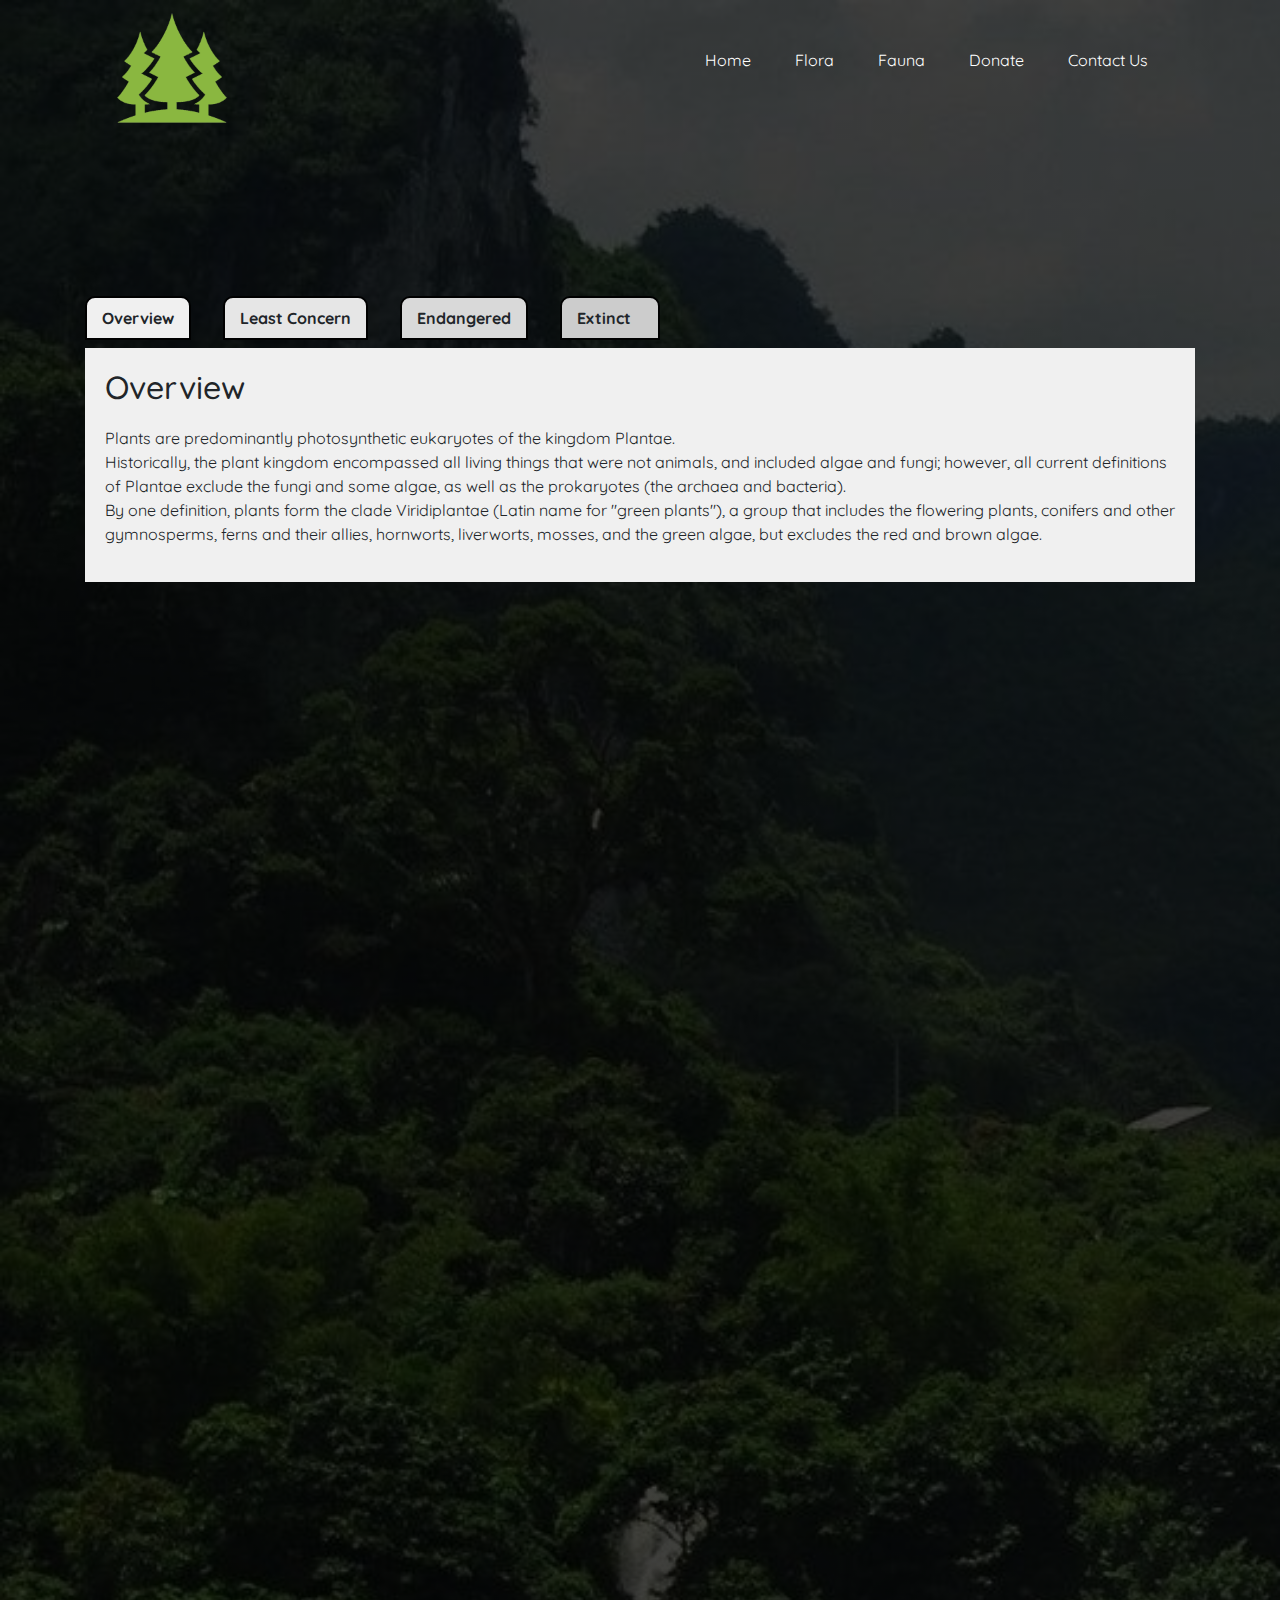
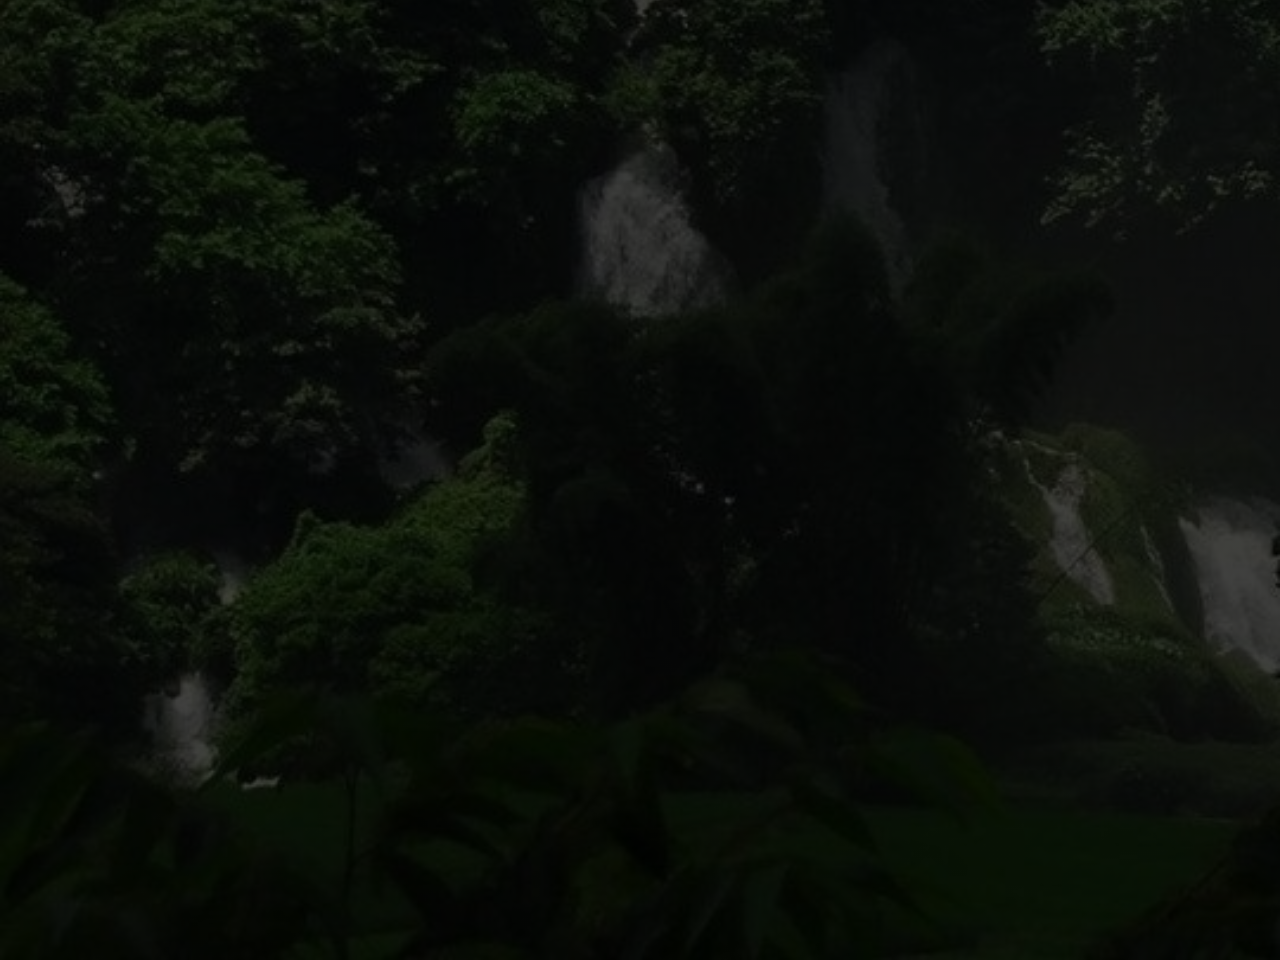
<file: flora.html>
<!DOCTYPE html>
<html lang="en">
<head>
    <meta charset="UTF-8">
    <link rel="stylesheet" href="flora.css">
    <meta http-equiv="X-UA-Compatible" content="IE=edge">
    <meta name="viewport" content="width=device-width, initial-scale=1.0">
    <link href="https://fonts.googleapis.com/css?family=Open+Sans:300,400,700&display=swap" rel="stylesheet"/>
    <link rel="preconnect" href="https://fonts.googleapis.com">
    <link rel="preconnect" href="https://fonts.gstatic.com" crossorigin>
    <link href="https://fonts.googleapis.com/css2?family=Quicksand:wght@300&display=swap" rel="stylesheet">
    <link rel='stylesheet' href='https://cdnjs.cloudflare.com/ajax/libs/twitter-bootstrap/4.0.0-beta.2/css/bootstrap.css'>
    <link rel="stylesheet" href="https://cdnjs.cloudflare.com/ajax/libs/animate.css/4.1.1/animate.min.css"/>
  <script src="https://code.jquery.com/jquery-3.6.0.js" crossorigin="anonymous"></script>
  <link rel="icon" type="image/x-icon"href="images/favicon.ico"> 
    <title>Flora</title>
</head>
<body>
    <div class="banner">
    <div class="navbar">
        <img src="images/logo2.png" class="logo">
        <ul>
          <li><a href="index.html">Home</a></li>
          <li><a href="flora.html">Flora</a></li>
          <li><a href="fauna.html">Fauna</a></li>
          <li><a href="donate.html">Donate</a></li>
          <li><a href="contact.html">Contact Us</a></li>
        </ul>
    </div>
    <div class="animate__animated animate__fadeInDown">
    <div class="container">
        <div class="tab_trigger">
            <ul>
                <li><label for="tab1">Overview</label></li>
                <li><label for="tab2">Least Concern</label></li>
                <li><label for="tab3">Endangered</label></li>
                <li><label for="tab4">Extinct</label></li>
            </ul>
        </div>
        <div class="tab_container_wrap">
            <input type="radio" checked id="tab1" name="1">
            <div class="tab_content_box">
                <h2>Overview</h2>
                <p>
                    Plants are predominantly photosynthetic eukaryotes of the kingdom Plantae. <br>Historically, the plant kingdom encompassed all living things that were not animals, and included algae and fungi; however, all current definitions of Plantae exclude the fungi and some algae, as well as the prokaryotes (the archaea and bacteria). <br>By one definition, plants form the clade Viridiplantae (Latin name for "green plants"), a group that includes the flowering plants, conifers and other gymnosperms, ferns and their allies, hornworts, liverworts, mosses, and the green algae, but excludes the red and brown algae.
                </p>
                </div>
                <input type="radio" id="tab2" name="1">
            <div class="tab_content_box">
                <h2>Least Concern</h2>
                <div class="container py-3">
                    <div class="card">
                      <div class="row ">
                        <div class="col-md-4 bg-intro">
                            <img class="dnky" src="images/also.jfif" alt="">
                          </div>
                          <div class="col-md-8 px-3">
                            <div class="card-block px-3">
                              <h4 class="card-title py-3">Alsophila humilis</h4>
                              <p class="card-text">Alsophila humilis, synonym Cyathea humilis, is a species of tree fern native to Kenya, as well as the Usambara and Uluguru Mountains in Tanzania, where it grows in wet forest at an altitude of 1100–2000 m. The trunk of this plant is erect and 2–3 m tall. Fronds are pinnate and 1–2 m in length. Fronds are pinnate and 1–2 m in length. Dead fronds are often retained in the typical variety, forming an irregular skirt around the trunk.</p>
                            </div>
                          </div>
                
                        </div>
                      </div>
                    </div>
                    <div class="container py-3">
                        <div class="card">
                          <div class="row ">
                            <div class="col-md-4 bg-intro">
                                <img class="dnky" src="images/mars.jpg" alt="">
                              </div>
                              <div class="col-md-8 px-3">
                                <div class="card-block px-3">
                                  <h4 class="card-title py-3">Marsilea crenata </h4>
                                  <p class="card-text">Marsilea crenata is a species of fern found in Southeast Asia. It is an aquatic plant looking like a four leaf clover. Leaves floating in deep water or erect in shallow water or on land. Leaflets glaucous, sporocarp ellipsoid, on stalks attached to base of petioles.The leaves of Marsilea crenata are part of the East Javanese cuisine of Indonesia, especially in the city of Surabaya where they are served with sweet potato and Pecel spicy peanut sauce.</p>
                                </div>
                              </div>
                    
                            </div>
                          </div>
                        </div>
                        <div class="container py-3">
                            <div class="card">
                              <div class="row ">
                                <div class="col-md-4 bg-intro">
                                    <img class="dnky" src="images/pers.jpg" alt="">
                                  </div>
                                  <div class="col-md-8 px-3">
                                    <div class="card-block px-3">
                                      <h4 class="card-title py-3"><b>Lepidozamia peroffskyana</b></h4>
                                      <p class="card-text"><b>Lepidozamia peroffskyana</b> is slow-growing, low maintenance, long-lived cycad that makes a good feature plant in semi-shaded positions or in a container. It grows up to seven metres tall but more usually reaches about four metres. The trunk is up to eighty centimetres in diameter and is covered by the persistent remains of leaf bases forming an interesting texture. The crown develops from numerous leaves up to three metres long, each bearing about two hundred narrow, glossy, dark green leaflets, somewhat lax, spreading and softly coriaceous.</p>
                                    </div>
                                  </div>
                        
                                </div>
                              </div>
                            </div>
                            <center>
                            <iframe width="560" height="315" src="https://www.youtube.com/embed/olT2fhrX0nM" title="YouTube video player" frameborder="0" allow="accelerometer; autoplay; clipboard-write; encrypted-media; gyroscope; picture-in-picture" allowfullscreen></iframe></center>
                </div>
                <input type="radio" id="tab3" name="1">
            <div class="tab_content_box">
                <h2>Endangered</h2>
                <p>
                    As of September 2016, the International Union for Conservation of Nature (IUCN) lists 3654 endangered plant species. 17% of all evaluated plant species are listed as endangered.<br> The IUCN also lists 99 subspecies and 101 varieties as endangered. No subpopulations of plants have been evaluated by the IUCN.<br> For a species to be considered endangered by the IUCN it must meet certain quantitative criteria which are designed to classify taxa facing "a very high risk of exintction".
                </p>
                <div class="container py-3">
                    <div class="card">
                      <div class="row ">
                        <div class="col-md-4 bg-intro">
                            <img src="images/moss.webp" alt="" class="dnky">
                          </div>
                          <div class="col-md-8 px-3">
                            <div class="card-block px-3">
                              <h4 class="card-title py-3"><b>Distichophyllum carinatum</b> </h4>
                              <p class="card-text">Distichophyllum carinatum is a species of moss in the family Daltoniaceae. <br> It is native to Europe and Asia, where it has a disjunct distribution.<br> It is known to occur in Germany, China, and Japan.<br> It is also known from Austria and Switzerland, but it may be extinct there today. It is very uncommon where it still occurs<br> It is listed as an endangered species by the IUCN.<br>This moss is yellow-green in color and it grows in dense tufts. This species occurs in wet limestone forests.<br>The small, scattered populations are considered to be endangered because the species is likely very sensitive to environmental changes such as drying and air pollution.</p>
                          </div>
                
                        </div>
                      </div>
                    </div>
                    <div class="container py-3">
                        <div class="card">
                          <div class="row ">
                            <div class="col-md-4 bg-intro">
                                <img src="images/cri.jpg" alt="" class="dnky">
                              </div>
                              <div class="col-md-8 px-3">
                                <div class="card-block px-3">
                                  <h4 class="card-title py-3"><b>Alsophila crinita</b> </h4>
                                  <p class="card-text">Alsophila crinita, synonym Cyathea crinita, is a species of tree fern native to India and Sri Lanka. It is considered to be endangered.Alsophila crinita is found between 1,500 and 2,200 m in the Western Ghats of India and in the central wet zone of Sri Lanka, in about 15 locations. Few individual plants are found together, along streams and in marshy areas.The species is considered to be endangered; threats include road construction and use of the entire plant for ornamental purposes.An in-vitro protocol for propagation has been developed.</p>
                                </div>
                              </div>
                    
                            </div>
                          </div>
                        </div>
                        <div class="container py-3">
                            <div class="card">
                              <div class="row ">
                                <div class="col-md-4 bg-intro">
                                    <img src="images/gua.jpg" alt="" class="dnky">
                                  </div>
                                  <div class="col-md-8 px-3">
                                    <div class="card-block px-3">
                                      <h4 class="card-title py-3"><b>Abies guatemalensis</b></h4>
                                      <p class="card-text">Abies guatemalensis, the Guatemalan fir or pinabete, is an evergreen tree native to Central America and is the southernmost member of the genus Abies being spread to the south lower than 14° N. Its range is from southern (less from western and central) Mexico in the north to Honduras and El Salvador in the south. It is a warm-loving and moisture-loving tree of the tropical mountain coniferous and mixed cloud forests of these countries. </p>
                                    </div>
                                  </div>
                                </div>
                            </div>
                          </div>
                          <center>
                            <iframe width="560" height="315" src="https://www.youtube.com/embed/GktoSkHg_og" title="YouTube video player" frameborder="0" allow="accelerometer; autoplay; clipboard-write; encrypted-media; gyroscope; picture-in-picture" allowfullscreen></iframe></center>
                        </div>
                    </div>

            <input type="radio" id="tab4" name="1">
            <div class="tab_content_box">
                <h2>Extinct</h2>
                <p>
                    Extinction of a particular animal or plant species occurs when there are no more individuals of that species alive anywhere in the world - the species has died out. This is a natural part of evolution.But sometimes extinctions happen at a much faster rate than usual. For example, at the end of the Cretaceous period 65 million years ago, a mass extinction caused the death of many different types of animals and plants, including the dinosaurs.
                </p>
                <div class="container py-3">
                    <div class="card">
                      <div class="row ">
                        <div class="col-md-4 bg-intro">
                            <img src="images/ohwai.webp" alt="" class="dnky">
                          </div>
                          <div class="col-md-8 px-3">
                            <div class="card-block px-3">
                              <h4 class="card-title py-3"> <b>Clermontia peleana</b></h4>
                              <p class="card-text">Clermontia peleana is a rare species of flowering plant in the bellflower family known by the common name Pele clermontia. It is one of several Hawaiian lobelioids in genus Clermontia. This plant is endemic to the island of Hawaii, where it is known from a few individuals. It is a federally listed endangered species of the US. When the plant was placed on the endangered species list, only subsp. peleana was believed extinct, and it was known from eight remaining wild plants. The last of the eight died in the year 2000, and the species was then only known from one cultivated plant. Breeding efforts produced a number of seedlings that were transplanted into the species' native habitat, and by 2007, one of them was flowering.</p>
                            </div>
                          </div>
                
                        </div>
                      </div>
                    </div>
                    <div class="container py-3">
                        <div class="card">
                          <div class="row ">
                            <div class="col-md-4 bg-intro">
                                <img src="images/brut.jfif" alt="" class="dnky">
                              </div>
                              <div class="col-md-8 px-3">
                                <div class="card-block px-3">
                                  <h4 class="card-title py-3"><b>Brugmansia insignis</b> </h4>
                                  <p class="card-text">Brugmansia insignis are shrubs or small trees reaching up to 3 to 4 m (10 to 13 ft) in height. The large, nodding, funnel-shaped flowers come in shades of white and pink. The flowers have a shape very similar to Brugmansia suaveolens, but can be differentiated by their long tendrils at the corolla edge of 3 to 6 cm (1.2 to 2.4 in), and by the very narrow tubular extension to the flower corolla that is even longer than in B. suaveolens.[</p>
                                </div>
                              </div>
                    
                            </div>
                          </div>
                        </div>
                        <div class="container py-3">
                            <div class="card">
                              <div class="row ">
                                <div class="col-md-4 bg-intro">
                                    <img src="images/enc.jpg" alt="" class="dnky">
                                  </div>
                                  <div class="col-md-8 px-3">
                                    <div class="card-block px-3">
                                      <h4 class="card-title py-3"><b>Encephalartos brevifoliolatus</b> </h4>
                                      <p class="card-text">Encephalartos brevifoliolatus, the escarpment cycad, is a cycad in the African genus Encephalartos. It is extinct in the wild.This plant has an erect or decombent stem, with a diameter of 25-30 cm and a height of 2.5 meters.The leaves, pinnate, irregularly twisted on themselves and 80-120 cm long, are composed of numerous pairs of lanceolate leaflets, with a leathery consistency, arranged on the rachis in the opposite way, with an angle of 45°.</p>
                                    </div>
                                  </div>
                        
                                </div>
                              </div>
                            </div>
                            <center>
                                <iframe width="560" height="315" src="https://www.youtube.com/embed/o7sHgtgtAII" title="YouTube video player" frameborder="0" allow="accelerometer; autoplay; clipboard-write; encrypted-media; gyroscope; picture-in-picture" allowfullscreen></iframe>
                            </center>
                </div>
        </div>
        </div>
        </div>
</body>
</html>
</file>
<file: navbar/style.css>
:root {
  font-size: 16px;
  font-family: 'Open Sans';
  --text-primary: #b6b6b6;
  --text-secondary: #ececec;
  --bg-primary: #23232e;
  --bg-secondary: #141418;
  --transition-speed: 600ms;
}

body {
  color: black;
  background-color: white;
  margin: 0;
  padding: 0;
}

body::-webkit-scrollbar {
  width: 0.25rem;
}

body::-webkit-scrollbar-track {
  background: #1e1e24;
}

body::-webkit-scrollbar-thumb {
  background: #6649b8;
}

main {
  margin-left: 5rem;
  padding: 1rem;
}

.navbar {
  position: fixed;
  background-color: var(--bg-primary);
  transition: width 600ms ease;
  overflow: scroll;
}

.navbar-nav {
  list-style: none;
  padding: 0;
  margin: 0;
  display: flex;
  flex-direction: column;
  align-items: center;
  height: 100%;
}

.nav-item {
  width: 100%;
}

.nav-item:last-child {
  margin-top: auto;
}

.nav-link {
  display: flex;
  align-items: center;
  height: 5rem;
  color: var(--text-primary);
  text-decoration: none;
  filter: grayscale(100%) opacity(0.7);
  transition: var(--transition-speed);
}

.nav-link:hover {
  filter: grayscale(0%) opacity(1);
  background: var(--bg-secondary);
  color: var(--text-secondary);
}

.link-text {
  display: none;
  margin-left: 1rem;
}

.nav-link svg  {
  width: 2rem;
  min-width: 2rem;
  margin: 0 1.5rem;
}

.fa-primary {
  color: #ff7eee;
}

.fa-secondary {
  color: #df49a6;
}

.fa-primary,
.fa-secondary {
  transition: var(--transition-speed);
}

.logo {
  font-weight: bold;
  text-transform: uppercase;
  margin-bottom: 1rem;
  text-align: center;
  color: var(--text-secondary);
  background: var(--bg-secondary);
  font-size: 1.5rem;
  letter-spacing: 0.3ch;
  width: 100%;
}

.logo svg {
  transform: rotate(0deg);
  transition: var(--transition-speed);
}

.logo-text
{
  display: inline;
  position: absolute;
  left: -999px;
  transition: var(--transition-speed);
}

.navbar:hover .logo svg {
  transform: rotate(-180deg);
}

/* Small screens */
@media only screen and (max-width: 600px) {
  .navbar {
    bottom: 0;
    width: 100vw;
    height: 5rem;
  }

  .logo {
    display: none;
  }

  .navbar-nav {
    flex-direction: row;
  }

  .nav-link {
    justify-content: center;
  }

  main {
    margin: 0;
  }
}

/* Large screens */
@media only screen and (min-width: 600px) {
  .navbar {
    top: 0;
    width: 5rem;
    height: 100vh;
  }

  .navbar:hover {
    width: 16rem;
  }

  .navbar:hover .link-text {
    display: inline;
  }

  .navbar:hover .logo svg
  {
    margin-left: 11rem;
  }

  .navbar:hover .logo-text
  {
    left: 0px;
  }
}

.dark {
  --text-primary: #b6b6b6;
  --text-secondary: #ececec;
  --bg-primary: #23232e;
  --bg-secondary: #141418;
}

.light {
  --text-primary: #1f1f1f;
  --text-secondary: #000000;
  --bg-primary: #ffffff;
  --bg-secondary: #e4e4e4;
}

.solar {
  --text-primary: #576e75;
  --text-secondary: #35535c;
  --bg-primary: #fdf6e3;
  --bg-secondary: #f5e5b8;
}

.theme-icon {
  display: none;
}

.dark #darkIcon {
  display: block;
}

.light #lightIcon {
  display: block;
}

.solar #solarIcon {
  display: block;
}
</file>
<file: contact.css>
*{
  margin: 0;
  padding: 0;
  box-sizing: border-box;
  font-family: 'Quicksand' , sans-serif;
  
}


header {
  box-sizing: border-box;
  display: flex;
  justify-content: space-between;
  align-items: center;
  padding: 30px 10%;
  background-color: #24252a;
  font-family: 'Quicksand', sans-serif;
}

.logo {
  width: 90px;
  cursor: pointer;
}

body {
  width: 100%;
  height: 100vh;
  
}

body::-webkit-scrollbar {
  width: 0.50rem;
}

body::-webkit-scrollbar-track {
  background: #1e1e24;
}

body::-webkit-scrollbar-thumb {
  background: #6649b8;
}
h2{
   font-size: 60px;
}
.navbar{
  width: 85%;
  color: black;
  margin:auto;
  padding: 35px 0 ;
  display: flex;
  align-items: center;
  justify-content: space-between;
}
.banner{
  width: 100%;
  height: 100vh;
}
.logo{
  width: 120px;
  cursor: pointer;
}
.navbar ul li{
  list-style: none;
  display: inline-block;
  margin: 0 20px;
  position: relative;
}
.navbar ul li a{
  text-decoration: none;
  color: black;
  text-transform:capitalize;
}
.navbar ul li::after{
  content: " ";
  height: 3px;
  width: 0%;
  background:#009688;
  position: absolute;
  left: 0;
  bottom: -10px;
  transition:0.5s;
}
.navbar ul li:hover::after{
  width:100%;
}
.container{
	position: relative;
	width: 100%;
	height: 100%;
	display: flex;
	justify-content: center;
	align-items: center;
	padding: 20px 100px;
}

.container:after{
	content: '';
	position: absolute;
	width: 100%;
	height: 100%;
	left: 0;
	top: 0;
	background: url("images/for.png") no-repeat center;
	background-size: cover;
	filter: blur(50px);
	z-index: -1;
}
.contact-box{
  max-width: 850px;
	display: grid;
	grid-template-columns: repeat(2, 1fr);
	justify-content: center;
	align-items: center;
	text-align: center;
	background-color: #fff;
	box-shadow: 0px 0px 19px 5px rgba(0,0,0,0.19);
}

.left{
	background: url("images/for.png") no-repeat center;
	background-size: cover;
	height: 100%;
}

.right{
	padding: 25px 40px;
}

h2{
	position: relative;
	padding: 0 0 10px;
	margin-bottom: 10px;
}

h2:after{
	content: '';
    position: absolute;
    left: 50%;
    bottom: 0;
    transform: translateX(-50%);
    height: 4px;
    width: 50px;
    border-radius: 2px;
    background-color: #2ecc71;
}

.field{
	width: 100%;
	border: 2px solid rgba(0, 0, 0, 0);
	outline: none;
	background-color: rgba(230, 230, 230, 0.6);
	padding: 0.5rem 1rem;
	font-size: 1.1rem;
	margin-bottom: 22px;
	transition: .3s;
}

.field:hover{
	background-color: rgba(0, 0, 0, 0.1);
}

textarea{
	min-height: 150px;
}

.btn{
	width: 100%;
	padding: 0.5rem 1rem;
	background-color: #2ecc71;
	color: #fff;
	font-size: 1.1rem;
	border: none;
	outline: none;
	cursor: pointer;
	transition: .3s;
}

.btn:hover{
    background-color: #27ae60;
}

.field:focus{
    border: 2px solid rgba(30,85,250,0.47);
    background-color: #fff;
}

@media screen and (max-width: 880px){
	.contact-box{
		grid-template-columns: 1fr;
	}
	.left{
		height: 200px;
	}
}
#status {
  width: 90%;
  max-width: 500px;
  text-align: center;
  padding: 10px;
  margin: 0 auto;
  border-radius: 8px;
}
#status.success {
  background-color: rgb(211, 250, 153);
  animation: status 4s ease forwards;
}
#status.error {
  background-color: rgb(250, 129, 92);
  color: white;
  animation: status 4s ease forwards;
}
@keyframes status {
  0% {
    opacity: 1;
    pointer-events: all;
  }
  90% {
    opacity: 1;
    pointer-events: all;
  }
  100% {
    opacity: 0;
    pointer-events: none;
  }
}
</file>
<file: donate.css>
*{
  margin: 0;
  padding: 0;
  box-sizing: border-box;
  font-family: 'Quicksand' , sans-serif;
}

header {
  display: flex;
  justify-content: space-between;
  align-items: center;
  padding: 30px 10%;
  background-color: #24252a;
}

.logo {
  width: 90px;
  cursor: pointer;
}

body {
  color: black;
  background-color: white;
  margin: 0;
  padding: 0;
  font-family: 'Quicksand', sans-serif;
}

body::-webkit-scrollbar {
  width: 0.50rem;
}

body::-webkit-scrollbar-track {
  background: #1e1e24;
}

body::-webkit-scrollbar-thumb {
  background: #6649b8;
}
h2{
   font-size: 60px;
}
.navbar{
  width: 85%;
  margin:auto;
  padding: 35px 0 ;
  display: flex;
  align-items: center;
  justify-content: space-between;
}
.banner{
  width: 100%;
  height: 100vh;
  background-image:linear-gradient(rgba(0,0,0,0.75),rgba(0,0,0,0.75)),url(images/bg.jpg); ;
  background-size:cover;
  background-position: center;
}
.logo{
  width: 120px;
  cursor: pointer;
}
.navbar ul li{
  list-style: none;
  display: inline-block;
  margin: 0 20px;
  position: relative;
}
.navbar ul li a{
  text-decoration: none;
  color: #fff;
  text-transform:capitalize;
}
.navbar ul li::after{
  content: " ";
  height: 3px;
  width: 0%;
  background:#009688;
  position: absolute;
  left: 0;
  bottom: -10px;
  transition:0.5s;
  
}
.navbar ul li:hover::after{
  width:100%;
}
img{
  width: 100%;
  height: 100%;
  display: block;
  object-fit: cover;
  border-radius: 10%;
}
.wrapper{
  margin:20px 0;
  padding-left: 50px;
  margin: 50px;
}
.wrapper .cards_wrap{
  display: flex;
  flex-wrap: wrap;
  
}
.cards_wrap .card_item{
  width: 25%;
  padding: 10px;
}
.cards_wrap .card_inner{
  background: #fff;
  border-radius: 10% 10% 10% 10%;
  padding-top: 10px;
  padding-left: 5px;
  padding-right: 5px;
  min-height:550px;
}
.cards_wrap .card_top{
  max-width: 100%;
  height:auto;
  padding: 10px;
}
.cards_wrap .card_bottom{
  padding: 15px;
}
.cards_wrap .card_bottom .card_category{
  text-transform: 15px;
  text-align: center;
}
.cards_wrap .card_bottom .card_info{
  padding: 15px;
  margin: 10px 0;
  border: 1px dashed #0071bc;
}
.cards_wrap .card_bottom .card_info .title {
  color: #0071bc;
  font-size: 18px;
  margin-bottom: 5px;
}

.cards_wrap .card_bottom .card_creator {
  text-align: center;
}

@media (max-width: 1024px) {
  .cards_wrap .card_item {
    width: 33.3%;
  }
}

@media (max-width: 768px) {
  .cards_wrap .card_item {
    width: 50%;
  }
}

@media (max-width: 528px) {
  .cards_wrap .card_top {
    height: auto;
  }
  .cards_wrap .card_item {
    width: 100%;
  }
}
</file>
<file: fauna.css>
*{
  margin: 0;
  padding: 0;
  box-sizing: border-box;
  font-family: 'Quicksand' , sans-serif;
  
}
header {
  display: flex;
  justify-content: space-between;
  align-items: center;
  padding: 30px 10%;
  background-color: #24252a;
}

.logo {
  cursor: pointer;
}

body {
  background-color: white;
  margin: 0;
  padding: 0;
  font-size: 16px;
  line-height: 1.6;
  font-family: 'Quicksand', sans-serif;
}

body::-webkit-scrollbar {
  width: 0.50rem;
}

body::-webkit-scrollbar-track {
  background: #1e1e24;
}

body::-webkit-scrollbar-thumb {
  background: #6649b8;
}
h2{
   font-size: 60px;
}
.banner{
  width: 100%;
  height: 160rem;
  background-image: linear-gradient(rgba(0,0,0,0.75),rgba(0,0,0,0.75)),url(images/bg.jpg);
  background-position: center;
  background-size: cover;
}
.navbar{
  width: 85%;
  margin:auto;
  padding: 35px 0 ;
  display: flex;
  align-items: center;
  justify-content: space-between;
  color: #fff;
}
.logo{
  width: 90px;
  cursor: pointer;
}
.navbar ul li{
  list-style: none;
  display: inline-block;
  margin: 0 20px;
  position: relative;
}
.navbar ul li a{
  text-decoration: none;
  color: #fff;
  text-transform:capitalize;
}
.navbar ul li::after{
  content: " ";
  height: 3px;
  width: 0%;
  background:#009688;
  position: absolute;
  left: 0;
  bottom: -10px;
  transition:0.5s;
}
.navbar ul li:hover::after{
  width:100%;
}

.container{
  max-width: 800px;
  margin: 160px auto;
}
.tab_trigger ul{
     margin: 0;
     padding: 0;
     list-style: none;
     display:flex;
}
.tab_trigger ul li label{
      position: relative;
      display: block;
      padding: 8px 15px;
      cursor: pointer;
      min-width: 100px;
      background-color: #e6e6e6 ;
      border: 2px solid black;
      border-radius:10px 10px 0 0 ;
      font-weight: 700;
      margin-right: 2rem;
}
.tab_trigger ul li:nth-child(1) label{
  background: #f0f0f0;
}
.tab_trigger ul li:nth-child(2) label{
  background: #e6e6e6;
}
.tab_trigger ul li:nth-child(3) label{
  background: #d9d9d9;
}
.tab_trigger ul li:nth-child(4) label{
 background: #ccc;
}
.tab_container_wrap input:checked + .tab_content_box{
display: block;
size: 12px;
}
.tab_container_wrap input{
  position: absolute;
  width: 0;
  height: 0;
  margin: 0;
  z-index:-100;
  top: -10000px;
}
.tab_container_wrap{
overflow: visible;
}
.tab_content_box{
  background: #f0f0f0;
  padding: 20px;
  display: none;
}
.tab_content_box h2{
  margin: 0 0 20px;
}
.tab_content_box:nth-of-type(1){
   background-color: #f0f0f0;
}
.tab_content_box:nth-of-type(2){
   background:#e6e6e6;
}
.tab_content_box:nth-of-type(3){
    background: #d9d9d9
}
.tab_content_box:nth-of-type(4){
   background: #ccc;
}
.side {
  border-radius:0;
  margin:10px auto;
}
.side-title {
text-transform: uppercase;
color: #E44424;
}

.side-text {
margin-top:10px;
margin-bottom: 10px;
background-color:#FFFFFF;
color:#000000;
}
a.btn, a.btn:visited {
  color:#333333;
}
hr {
margin-top: 1rem;
margin-bottom: 1rem;
border: 0;
border-top: 1px solid rgba(0, 0, 0, 0.1);
}
.dnky{
  width:100px;
  min-width: 100%;
  margin:10px;
}
.col-md-4 bg-intro{
  align-items: center;
}
</file>
<file: flora.css>
*{
  margin: 0;
  padding: 0;
  box-sizing: border-box;
  font-family: 'Quicksand' , sans-serif;
  
}
header {
  display: flex;
  justify-content: space-between;
  align-items: center;
  padding: 30px 10%;
  background-color: #24252a;
}

.logo {
  width: 90px;
  cursor: pointer;
}

body {
  color: black;
  background-color: white;
  margin: 0;
  padding: 0;
  font-family: 'Quicksand', sans-serif;
}

body::-webkit-scrollbar {
  width: 0.50rem;
}

body::-webkit-scrollbar-track {
  background: #1e1e24;
}

body::-webkit-scrollbar-thumb {
  background: #6649b8;
}
h2{
   font-size: 60px;
}
.navbar{
  width: 85%;
  margin:auto;
  padding: 35px 0 ;
  display: flex;
  align-items: center;
  justify-content: space-between;
}
.banner{
  width: 100%;
  height: 160rem;
  background-image:linear-gradient(rgba(0,0,0,0.75),rgba(0,0,0,0.75)),url(images/tre.jpg); ;
  background-size: cover;
}
.logo{
  width: 120px;
  cursor: pointer;
}
.navbar ul li{
  list-style: none;
  display: inline-block;
  margin: 0 20px;
  position: relative;
}
.navbar ul li a{
  text-decoration: none;
  color: #fff;
  text-transform:capitalize;
}
.navbar ul li::after{
  content: " ";
  height: 3px;
  width: 0%;
  background:#009688;
  position: absolute;
  left: 0;
  bottom: -10px;
  transition:0.5s;
}
.navbar ul li:hover::after{
  width:100%;
}
.container{
  max-width: 800px;
  margin: 160px auto;
}
.tab_trigger ul{
     margin: 0;
     padding: 0;
     list-style: none;
     display:flex;
}
.tab_trigger ul li label{
      position: relative;
      display: block;
      padding: 8px 15px;
      cursor: pointer;
      min-width: 100px;
      background-color: #e6e6e6 ;
      border: 2px solid black;
      border-radius:10px 10px 0 0 ;
      font-weight: 700;
      margin-right: 2rem;
}
.tab_trigger ul li:nth-child(1) label{
  background: #f0f0f0;
}
.tab_trigger ul li:nth-child(2) label{
  background: #e6e6e6;
}
.tab_trigger ul li:nth-child(3) label{
  background: #d9d9d9;
}
.tab_trigger ul li:nth-child(4) label{
 background: #ccc;
}
.tab_container_wrap input:checked + .tab_content_box{
display: block;
}
.tab_container_wrap input{
  position: absolute;
  width: 0;
  height: 0;
  margin: 0;
  z-index:-100;
  top: -10000px;
}
.tab_container_wrap{
overflow: visible;
}
.tab_content_box{
  background: #f0f0f0;
  padding: 20px;
  display: none;
}
.tab_content_box h2{
  margin: 0 0 20px;
}
.tab_content_box:nth-of-type(1){
   background-color: #f0f0f0;
}
.tab_content_box:nth-of-type(2){
   background:#e6e6e6;
}
.tab_content_box:nth-of-type(3){
    background: #d9d9d9
}
.tab_content_box:nth-of-type(4){
   background: #ccc;
}
.dnky{
  width:100px;
  min-width: 100%;
  margin:10px;
}
</file>
